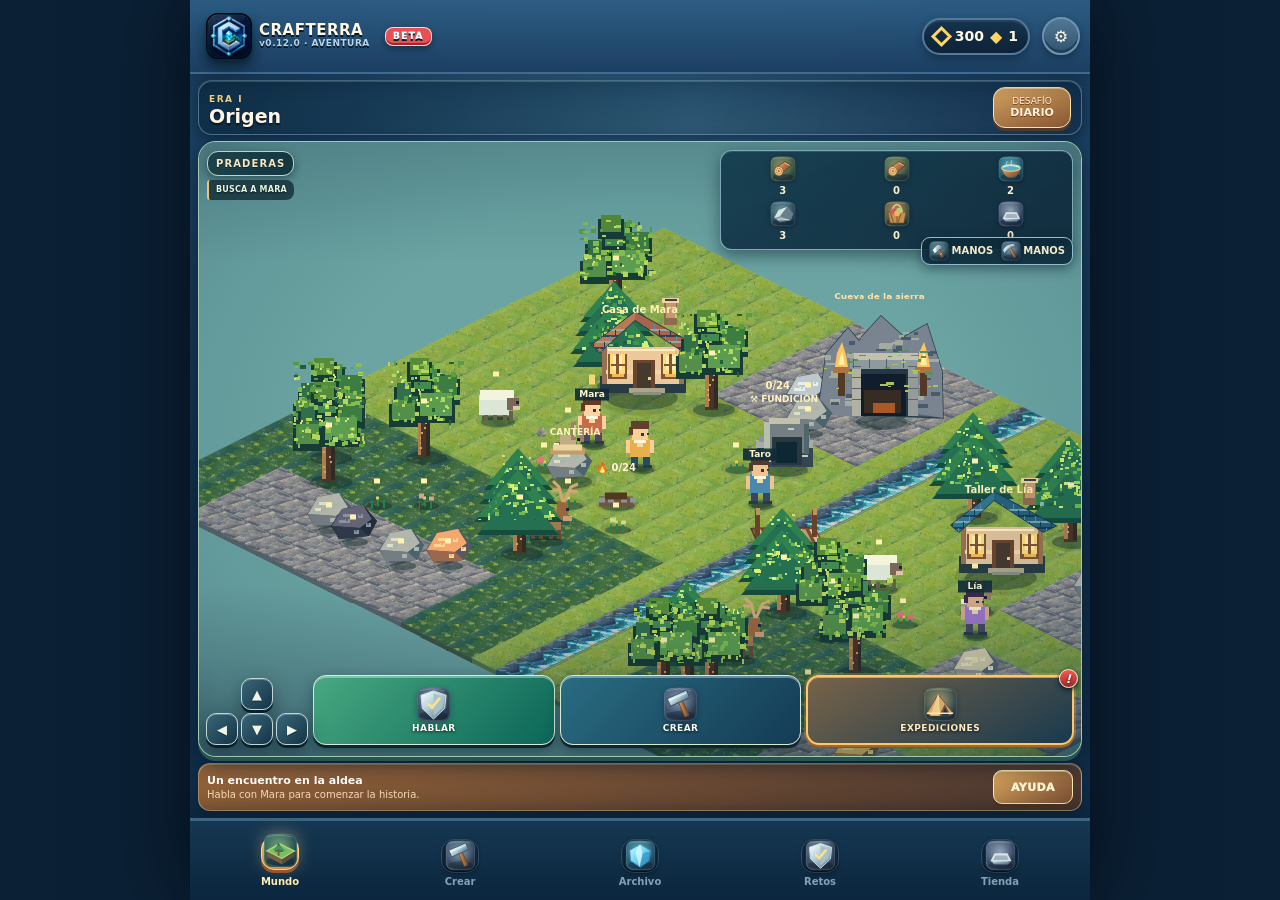
<file: index.html>
<!doctype html><html lang="es"><head><meta charset="utf-8"><meta name="viewport" content="width=device-width,initial-scale=1,viewport-fit=cover,user-scalable=no"><meta name="theme-color" content="#112b3e"><meta name="description" content="CRAFTERRA — De una piedra a las estrellas."><link rel="manifest" href="manifest.webmanifest"><link rel="icon" type="image/png" sizes="64x64" href="assets/favicon-64.png"><link rel="apple-touch-icon" href="assets/apple-touch-icon.png"><link rel="stylesheet" href="css/game.css?v=0.2.32-visualb1"><link rel="stylesheet" href="css/adventure-world.css?v=0.8.0-premium3"><link rel="stylesheet" href="css/craft-layout.css?v=0.8.2"><link rel="stylesheet" href="css/world-premium.css?v=0.11.3"><link rel="stylesheet" href="css/mission-guide.css?v=0.12.0"><title>CRAFTERRA</title></head><body>
<div id="splash"><div class="splash-brand"><img src="assets/crafterra-emblem.png" alt="CRAFTERRA"><strong>CRAFTERRA</strong><small>DE UNA PIEDRA A LAS ESTRELLAS</small></div><div class="loader"></div></div>
<div id="app" hidden><header><button class="brand" data-view="world"><img src="assets/crafterra-emblem.png" alt=""><span>CRAFTERRA<small>v0.12.0 · AVENTURA</small></span><b class="beta-badge">BETA</b></button><div class="wallet"><span class="coin"></span><b id="coins">0</b><span>◆</span><b id="level">1</b></div><button class="iconbtn" id="settingsBtn" aria-label="Ajustes">⚙</button></header>
<main><section id="view-world" class="view active"><div class="world-head"><div><small id="eraLabel">ERA I</small><h1 id="eraName">Naturaleza</h1><p id="missionHint">Explora el valle y habla con sus habitantes.</p></div><button id="dailyBtn" class="daily">DESAFÍO<br><b>DIARIO</b></button></div><div id="world" class="adventure-world" aria-label="Mundo isométrico interactivo"></div><div id="questStrip" class="adventure-quest"></div><section id="ironGuidePanel" role="dialog" aria-label="Guía de misión" aria-modal="false" class="quest-guide-sheet" hidden></section><section id="expeditionPanel" class="expedition-panel" role="dialog" aria-label="Expediciones" aria-modal="false" hidden></section></section>
<section id="view-craft" class="view"><div class="panel-title"><div><small>TALLER</small><h2>Laboratorio de ideas</h2></div><div class="craft-header-tools"><button id="recipesBtn" type="button">📖 Recetas</button><button id="clearBoard">Limpiar</button></div></div><div id="stationBar" aria-label="Estaciones de fabricación"></div><div id="craftBoard" aria-label="Mesa de fabricación de dos ingredientes"><p class="board-help">ELIGE DOS MATERIALES</p><div class="craft-slots" aria-hidden="true"><div class="craft-slot"><span>1</span><small>INGREDIENTE</small></div><div class="craft-slot"><span>2</span><small>INGREDIENTE</small></div></div><button id="combineBoard" class="craft-combine" disabled type="button">⚒ FUSIONAR</button></div><div class="inventory"><div class="inventory-head"><div class="inventory-heading"><b>MATERIALES</b><small id="inventoryCount"></small></div><select id="inventoryFilter" aria-label="Mostrar materiales"><option value="owned">Disponibles</option><option value="all">Descubiertos</option></select><input id="itemSearch" placeholder="Buscar..." aria-label="Buscar material"></div><div id="inventoryGrid"></div><p id="inventoryEmpty" hidden>No hay materiales que coincidan.</p></div></section>
<section id="view-book" class="view"><div class="panel-title"><div><small>ARCHIVO DEL INVENTOR</small><h2>Enciclopedia</h2></div><b id="bookCount"></b></div><div class="book-tabs"><button class="selected" data-book-mode="items">Objetos</button><button data-book-mode="hints">Mis pistas <span id="hintBookCount">0</span></button></div><div id="filters" class="filters"></div><div id="bookGrid" class="book-grid"></div><div id="hintLibrary" class="hint-library" hidden></div></section>
<section id="view-goals" class="view"><div class="panel-title"><div><small>RUMBO AL FUTURO</small><h2>Misiones y puzles</h2></div></div><div class="tabs"><button class="selected" data-goal="missions">Misiones</button><button data-goal="puzzles">Puzles</button><button data-goal="collections">Colecciones</button><button data-goal="achievements">Logros</button></div><div id="goalsList"></div></section>
<section id="view-shop" class="view"><div class="panel-title"><div><small>SUMINISTROS</small><h2>Tienda del inventor</h2></div></div><div id="shopList"></div></section></main>
<nav><button data-view="world" class="active"><i>⌂</i>Mundo</button><button data-view="craft"><i>◇</i>Crear</button><button data-view="book"><i>▦</i>Archivo</button><button data-view="goals"><i>★</i>Retos</button><button data-view="shop"><i>◆</i>Tienda</button></nav></div>
<div id="modal" class="modal" hidden><div class="modal-card"><button id="modalClose" class="close">×</button><div id="modalBody"></div></div></div><div id="toast"></div>
<script>
window.__CRAF_BOOT_OK=false;
window.addEventListener('error',function(e){window.__CRAF_LAST_ERROR=(e&&e.message)||'Error de carga';});
window.addEventListener('unhandledrejection',function(e){window.__CRAF_LAST_ERROR=(e&&e.reason&&e.reason.message)||String(e&&e.reason||'Error asíncrono');});
setTimeout(async function(){
 if(window.__CRAF_BOOT_OK)return;
 const splash=document.getElementById('splash');
 if(!splash)return;
 const repaired=sessionStorage.getItem('crafterra-repair-020');
 if(!repaired){
  sessionStorage.setItem('crafterra-repair-020','1');
  try{if('serviceWorker' in navigator){const regs=await navigator.serviceWorker.getRegistrations();await Promise.all(regs.map(r=>r.unregister()))}}catch(_){}
  try{if('caches' in window){const ks=await caches.keys();await Promise.all(ks.map(k=>caches.delete(k)))}}catch(_){}
  const u=new URL(location.href);u.searchParams.set('repair','019-'+Date.now());location.replace(u.href);return;
 }
 splash.innerHTML='<div style="max-width:320px;padding:24px;text-align:center;color:#fff;font-family:system-ui"><img src="assets/crafterra-emblem.png?v=0.2.4" alt="" style="width:96px;border-radius:22px"><h2 style="margin:14px 0 8px">No se pudo iniciar CRAFTERRA</h2><p style="opacity:.8;font-size:14px">La caché ya fue reparada. Vuelve a cargar esta página. Si persiste, abre la versión con <b>?repair=1</b>.</p><small style="opacity:.55">'+(window.__CRAF_LAST_ERROR||'Módulo principal no iniciado')+'</small></div>';
},5000);
</script><script type="module" src="js/app.js?v=0.12.0-guide"></script></body></html>
</file>
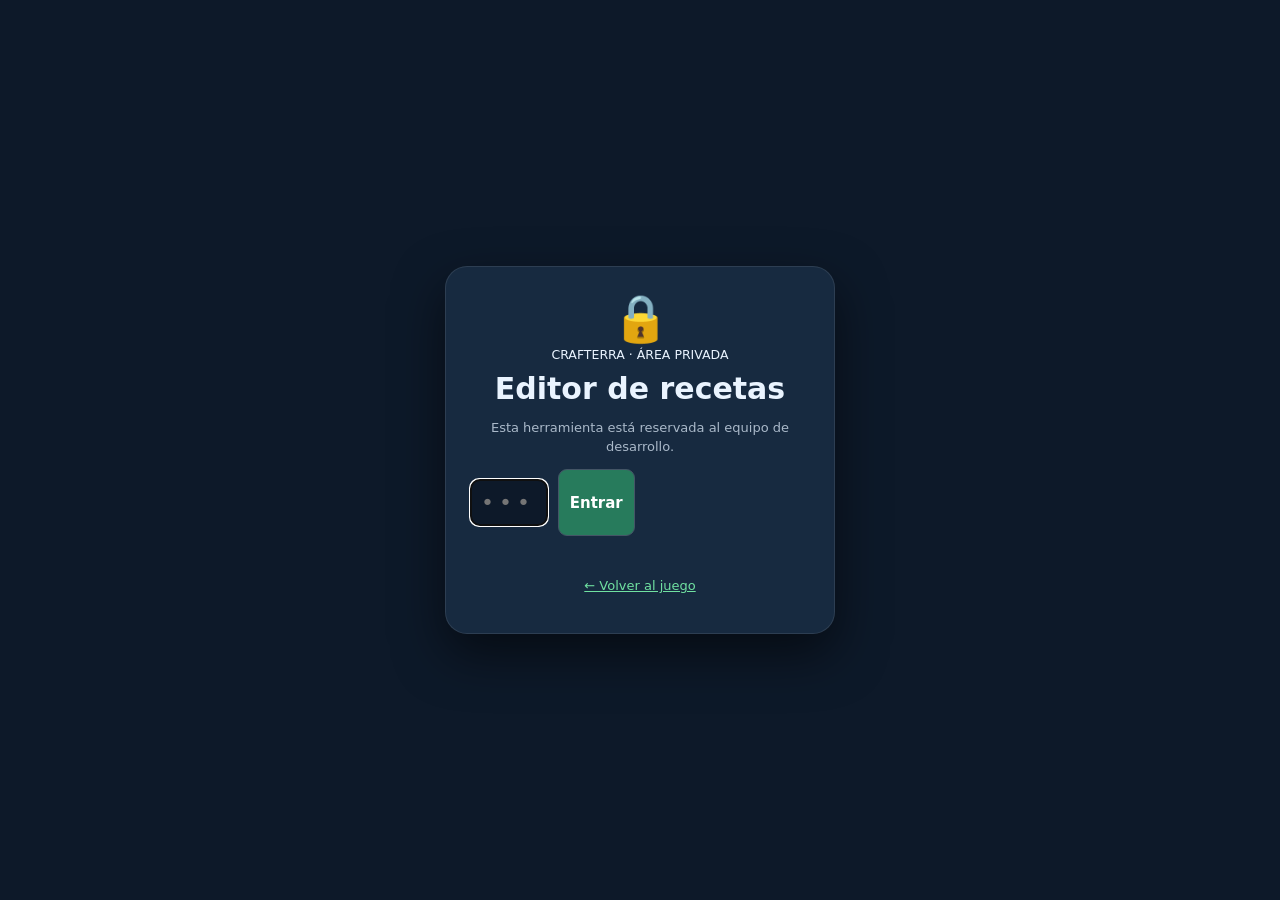
<file: tools/recipe-editor.html>
<!doctype html><html lang="es"><head><meta charset="utf-8"><meta name="viewport" content="width=device-width,initial-scale=1"><title>Editor de recetas · CRAFTERRA</title><style>body{font:15px system-ui;background:#0d1929;color:#eaf4ff;max-width:1100px;margin:auto;padding:24px}a{color:#70e1a1}header{display:flex;justify-content:space-between}section{background:#172a40;padding:18px;border-radius:18px;margin:15px 0}label{display:grid;gap:5px}form{display:grid;grid-template-columns:repeat(4,1fr);gap:10px}input,select,button,textarea{font:inherit;padding:10px;border-radius:9px;border:1px solid #456;background:#0d1929;color:white}button{background:#277b5c}table{width:100%;border-collapse:collapse}td,th{text-align:left;padding:8px;border-bottom:1px solid #ffffff18}.bad{color:#ff8b83}.good{color:#70e1a1}#editorGate{min-height:calc(100vh - 48px);display:grid;place-items:center}
.gate-card{width:min(390px,100%);box-sizing:border-box;background:#172a40;border:1px solid #ffffff18;border-radius:22px;padding:24px;box-shadow:0 20px 50px #0008;text-align:center}
.gate-card .lock{font-size:46px}.gate-card h1{margin:8px 0}.gate-card p{color:#aab9c9;font-size:13px;line-height:1.45}
.gate-card input{width:100%;box-sizing:border-box;text-align:center;font-size:22px;letter-spacing:5px;margin:10px 0}
.gate-card button{width:100%;font-weight:800}.gate-error{min-height:20px;color:#ff8b83;font-size:12px;margin-top:8px}
#editorApp[hidden]{display:none!important}
@media(max-width:700px){form{grid-template-columns:1fr 1fr}table{font-size:11px}}</style></head><body>
<div id="editorGate">
  <div class="gate-card">
    <div class="lock">🔒</div>
    <small>CRAFTERRA · ÁREA PRIVADA</small>
    <h1>Editor de recetas</h1>
    <p>Esta herramienta está reservada al equipo de desarrollo.</p>
    <form id="gateForm">
      <input id="gatePassword" type="password" inputmode="numeric" pattern="[0-9]*" maxlength="12" autocomplete="off" placeholder="••••••" aria-label="Contraseña">
      <button type="submit">Entrar</button>
    </form>
    <div id="gateError" class="gate-error"></div>
    <p><a href="../index.html">← Volver al juego</a></p>
  </div>
</div>
<div id="editorApp" hidden><header><div><small>HERRAMIENTA OFFLINE</small><h1>Editor de recetas</h1></div><a href="../index.html">← Volver al juego</a></header><section><form id="form"><label>Ingrediente A<select id="a"></select></label><label>Ingrediente B<select id="b"></select></label><label>Resultado<select id="result"></select></label><label>Estación<select id="station"></select></label><label>XP<input id="xp" type="number" min="0" value="20"></label><label>Monedas<input id="reward" type="number" min="0" value="25"></label><label>Rareza<select id="rarity"><option>COMÚN</option><option>INUSUAL</option><option>RARO</option><option>ÉPICO</option><option>LEGENDARIO</option><option>SECRETO</option></select></label><label>Era<input id="era" type="number" min="1" max="7" value="1"></label><button type="submit">Añadir receta local</button><button type="button" id="validate">Validar y balancear</button><button type="button" id="export">Exportar JSON</button><button type="button" id="clear">Descartar cambios</button></form></section><section><h2>Informe</h2><div id="report"></div></section><section><h2>Recetas <span id="count"></span></h2><table><thead><tr><th>ID</th><th>Ingredientes</th><th>Resultado</th><th>Era</th><th>Economía</th></tr></thead><tbody id="rows"></tbody></table></section></div>
<script type="module">
const EXPECTED='d261aa3454b76eb8e8b2fd179bd1239532c00c1478983ac51dd351696e42e14a';
const gate=document.getElementById('editorGate');
const app=document.getElementById('editorApp');
const form=document.getElementById('gateForm');
const input=document.getElementById('gatePassword');
const error=document.getElementById('gateError');

async function digest(value){
  const data=new TextEncoder().encode(value);
  const hash=await crypto.subtle.digest('SHA-256',data);
  return [...new Uint8Array(hash)].map(b=>b.toString(16).padStart(2,'0')).join('');
}
async function unlock(){
  gate.hidden=true;
  app.hidden=false;
  sessionStorage.setItem('crafterra-editor-unlocked','1');
  await import('./editor.js?v=0.2.13');
}
form.addEventListener('submit',async e=>{
  e.preventDefault();
  error.textContent='';
  const entered=await digest(input.value);
  if(entered===EXPECTED){
    await unlock();
  }else{
    input.value='';
    input.focus();
    error.textContent='Contraseña incorrecta.';
  }
});
if(sessionStorage.getItem('crafterra-editor-unlocked')==='1')unlock();
else setTimeout(()=>input.focus(),50);
</script>
</body></html>
</file>
<file: css/game.css>
:root{--ink:#eaf4ff;--muted:#8ca2b9;--panel:#17273b;--panel2:#20364c;--green:#67dfa1;--gold:#ffc65b;--nav:76px}*{box-sizing:border-box}html,body{margin:0;height:100%;background:#0b1524;color:var(--ink);font-family:Inter,ui-rounded,"SF Pro Rounded",system-ui,sans-serif;overflow:hidden}button,input{font:inherit}button{color:inherit}#splash{position:fixed;inset:0;z-index:99;background:radial-gradient(circle at 50% 30%,#244767,#0b1524 70%);display:grid;place-content:center;text-align:center}#splash img{width:min(82vw,500px)}.loader{width:110px;height:4px;background:#20364c;margin:32px auto;border-radius:5px;overflow:hidden}.loader:after{content:"";display:block;width:40%;height:100%;background:var(--green);animation:load .7s infinite alternate}@keyframes load{to{transform:translateX(160%)}}#app{height:100%;max-width:900px;margin:auto;background:linear-gradient(#112138,#0b1524);position:relative}header{height:70px;display:flex;align-items:center;padding:8px 14px;gap:12px;border-bottom:1px solid #ffffff12}.brand{border:0;background:none;display:flex;align-items:center;gap:8px;text-align:left;font-weight:900;letter-spacing:1px}.brand img{width:42px}.brand small{display:block;color:var(--muted);font-size:9px}.wallet{margin-left:auto;display:flex;gap:6px;align-items:center;background:#091525;padding:8px 11px;border-radius:18px}.wallet span{color:var(--gold)}.coin{width:15px;height:15px;border:3px solid var(--gold);transform:rotate(45deg);display:inline-block}.iconbtn{border:0;background:#20364c;border-radius:50%;width:38px;height:38px}main{height:calc(100% - 70px - var(--nav));overflow:hidden}.view{display:none;height:100%;overflow:auto;padding:16px}.view.active{display:block}.world-head,.panel-title{display:flex;justify-content:space-between;align-items:center}.world-head h1,.panel-title h2{margin:2px 0;font-size:25px}.world-head small,.panel-title small{color:var(--green);font-weight:900;letter-spacing:2px}.world-head p{margin:3px 0;color:var(--muted)}.daily{border:1px solid #5ccf98;background:#173d3b;border-radius:15px;padding:10px;color:#aaf4cf;font-size:10px}.daily b{font-size:14px}#world{height:min(48vh,440px);position:relative;margin:18px 0;background:linear-gradient(#5186ba 0 54%,#254968 54%);border-radius:28px;overflow:hidden;box-shadow:inset 0 0 60px #0b152477}.sky:after{content:"";position:absolute;width:70px;height:70px;right:12%;top:10%;border-radius:50%;background:#ffe798;box-shadow:0 0 40px #ffe79888}#worldTiles{position:absolute;left:50%;top:54%;transform:translate(-50%,-50%) rotateX(58deg) rotateZ(45deg);width:310px;height:310px}#worldTiles i{position:absolute;left:calc(var(--x)*20%);top:calc(var(--y)*20%);width:21%;height:21%;background:#4fa66d;border:1px solid #81d493;box-shadow:inset -9px -9px #307a55}.building{position:absolute;left:calc(13% + var(--x)*15%);top:calc(38% + var(--y)*10%);border:0;background:none;filter:drop-shadow(0 10px 4px #10203066);z-index:2}.building small{display:block;background:#102033cc;border-radius:8px;padding:2px 5px;font-size:9px}#questStrip{background:linear-gradient(100deg,#234259,#1b334b);border:1px solid #ffffff16;border-radius:18px;padding:13px 16px;display:grid;grid-template-columns:1fr auto;box-shadow:0 10px 24px #0003}#questStrip span{color:var(--muted);font-size:12px}#questStrip strong{grid-row:1/3;grid-column:2;color:var(--gold);align-self:center}.panel-title button,.tabs button,.filters button,#stationBar button{background:#20364c;border:0;border-radius:12px;padding:9px 12px}.inventory{background:#101f32;border-radius:22px;padding:12px;margin-top:12px}.inventory-head{display:flex;justify-content:space-between;align-items:center}.inventory-head input{width:40%;background:#0b1728;border:1px solid #ffffff18;border-radius:12px;padding:8px;color:white}#inventoryGrid{display:grid;grid-template-columns:repeat(5,1fr);gap:7px;max-height:185px;overflow:auto;margin-top:10px}.item{border:0;background:#1b3046;border-radius:14px;padding:8px 2px}.item small{display:block;white-space:nowrap;overflow:hidden;text-overflow:ellipsis;font-size:10px}.voxel{--c:#64d9a0;display:inline-block;width:44px;height:44px;background:var(--c);clip-path:polygon(50% 0,95% 22%,95% 72%,50% 100%,5% 72%,5% 22%);position:relative;box-shadow:inset -12px -10px #0002}.voxel:before{content:"";position:absolute;inset:0;background:#fff3;clip-path:polygon(50% 0,95% 22%,50% 48%,5% 22%)}.voxel i{position:absolute;left:44%;top:38%;width:12%;height:28%;background:#fff9;border-radius:2px}.piece .voxel,.discovery .voxel,.detail .voxel{width:62px;height:62px}.discovery .voxel{width:105px;height:105px}#stationBar{display:flex;gap:7px;overflow:auto;margin:10px 0}#stationBar button{white-space:nowrap;font-size:12px}#craftBoard{height:38vh;min-height:250px;position:relative;border-radius:25px;background:radial-gradient(circle,#31516b,#172b43);border:2px solid #ffffff0c;overflow:hidden}.board-help{text-align:center;color:#8ca2b9;font-size:12px}.piece{position:absolute;left:var(--x);top:var(--y);transform:translate(-50%,-50%);background:#10243bd9;border:1px solid #ffffff18;border-radius:17px;padding:8px;touch-action:none;z-index:3;transition:filter .15s}.piece.held{filter:drop-shadow(0 18px 9px #0008);z-index:8}.piece small{display:block;font-size:9px;max-width:75px}.filters,.tabs{display:flex;gap:7px;overflow:auto;margin:14px 0}.filters button,.tabs button{white-space:nowrap;color:var(--muted)}.filters .selected,.tabs .selected{background:#28604e;color:#b5f5d4}.book-grid{display:grid;grid-template-columns:repeat(3,1fr);gap:10px}.card{height:120px;border:1px solid #ffffff0e;background:#172a3f;border-radius:17px;display:grid;place-items:center;padding:10px}.card b{font-size:12px}.card small{font-size:9px;color:var(--green)}.card.locked{opacity:.48;filter:saturate(0)}.unknown{font-size:33px;color:#607086}.goal,.offer{display:flex;align-items:center;gap:12px;background:#172a3f;border:1px solid #ffffff0e;border-radius:17px;padding:14px;margin:9px 0}.goal>span{width:35px;height:35px;display:grid;place-items:center;background:#263e56;border-radius:50%;font-size:20px}.goal.done>span{background:#2d815d}.goal div,.offer div{flex:1}.goal small,.offer small{display:block;color:var(--muted);margin-top:3px}.goal strong{color:var(--gold);font-size:12px}.goal button,.offer button,.primary{border:0;background:#2b8060;padding:8px 12px;border-radius:10px}.shopicon{font-size:32px;color:var(--gold)}nav{position:absolute;bottom:0;left:0;right:0;height:var(--nav);padding-bottom:env(safe-area-inset-bottom);display:grid;grid-template-columns:repeat(5,1fr);background:#101e30ee;border-top:1px solid #ffffff13;backdrop-filter:blur(14px)}nav button{border:0;background:none;color:#71869d;font-size:10px}nav button i{display:block;font-style:normal;font-size:24px;margin-bottom:4px}nav button.active{color:var(--green)}.modal{position:fixed;inset:0;background:#050b13cc;z-index:20;display:grid;place-items:center;padding:20px}.modal[hidden]{display:none}.modal-card{width:min(92vw,480px);max-height:85vh;overflow:auto;background:linear-gradient(#203b55,#12243a);border:1px solid #ffffff20;border-radius:28px;padding:28px;position:relative;text-align:center;box-shadow:0 30px 80px #0008}.close{position:absolute;right:13px;top:12px;border:0;background:#ffffff10;border-radius:50%;width:32px;height:32px;font-size:22px}.discovery small{display:block;color:var(--green);font-weight:900;letter-spacing:2px;margin-top:12px}.discovery h2{font-size:32px;margin:7px}.discovery strong{color:var(--gold)}.detail p{color:#b6c6d6}.settings{display:grid;gap:10px}.settings button,.settings a{background:#25435c;color:white;border:0;border-radius:12px;padding:12px;text-decoration:none}.primary{margin:20px auto;display:block}#toast{position:fixed;left:50%;bottom:100px;transform:translate(-50%,30px);background:#effff7;color:#153629;padding:11px 18px;border-radius:22px;font-weight:800;opacity:0;pointer-events:none;transition:.25s;z-index:50;white-space:nowrap}#toast.show{opacity:1;transform:translate(-50%,0)}@media(min-width:700px){#inventoryGrid{grid-template-columns:repeat(8,1fr)}.book-grid{grid-template-columns:repeat(5,1fr)}}@media(prefers-reduced-motion:reduce){*{animation:none!important;transition:none!important}}

/* v0.1.4 descriptive inventory art */
.item-art,.item-glyph{display:inline-grid;place-items:center;width:58px;height:58px;vertical-align:middle}.item-art img{width:100%;height:100%;object-fit:contain;border-radius:0;filter:drop-shadow(0 7px 5px #0008);pointer-events:none}.item-glyph{font-size:38px;line-height:1;filter:drop-shadow(0 7px 5px #0008)}.piece .item-art,.piece .item-glyph,.detail .item-art,.detail .item-glyph{width:72px;height:72px}.piece .item-glyph,.detail .item-glyph{font-size:50px}.discovery .item-art,.discovery .item-glyph{width:112px;height:112px}.discovery .item-glyph{font-size:78px}.item{min-height:92px}.item .item-art,.item .item-glyph{margin:auto}.building .item-art,.building .item-glyph{width:54px;height:54px}.building .item-glyph{font-size:38px}

.expedition-panel{margin:14px 0 8px;background:linear-gradient(135deg,#1a3548,#162a3d);border:1px solid #ffffff18;border-radius:20px;padding:15px;box-shadow:0 12px 30px #0003}.exp-head{display:flex;align-items:center;justify-content:space-between}.exp-head small,.exp-modal>small{color:var(--green);font-weight:900;letter-spacing:1.4px}.exp-head h3{margin:3px 0;font-size:18px}.exp-head>span{font-size:30px}.expedition-panel p,.muted{color:var(--muted);font-size:12px}.exp-meta{display:flex;justify-content:space-between;gap:10px;font-size:11px;color:#c9d7e5}.exp-open{width:100%;margin:13px 0 0}.exp-status{width:34px;height:34px;border-radius:50%;display:grid;place-items:center;background:#29465e}.exp-status.ready{background:#2b8060;color:#d8ffec}.exp-timer{margin:10px 0;background:#091827;border-radius:13px;padding:10px;font-weight:900;text-align:center;color:#b9ffdb;font-variant-numeric:tabular-nums}.exp-timer.big{font-size:28px;padding:18px}.exp-modal{text-align:left}.exp-modal h2{margin:6px 0 8px}.exp-big{font-size:54px;display:block;text-align:center}.exp-destinations{display:grid;gap:9px;margin-top:15px}.exp-destination{width:100%;display:flex;align-items:center;gap:12px;text-align:left;border:1px solid #ffffff13;background:#172d43;border-radius:15px;padding:12px}.exp-destination>span{font-size:28px}.exp-destination div{flex:1}.exp-destination small{display:block;color:var(--muted);margin-top:3px}.exp-destination.locked{opacity:.48}.equipment-card{display:flex;align-items:center;gap:12px;background:#10273a;border-radius:15px;padding:12px;margin:14px 0}.equipment-card>span{font-size:27px}.equipment-card small{display:block;color:var(--muted)}.duration-grid{display:grid;grid-template-columns:repeat(2,1fr);gap:9px}.duration-grid button{border:1px solid #ffffff16;background:#1c3b4e;border-radius:15px;padding:14px;color:white}.duration-grid b,.duration-grid small{display:block}.duration-grid small{color:var(--muted);font-size:10px;margin-top:4px}.loot-list{display:grid;gap:7px;margin:14px 0}.loot-row{display:grid;grid-template-columns:58px 1fr auto;align-items:center;background:#10283b;border-radius:14px;padding:6px 10px}.loot-row .item-art,.loot-row .item-glyph{width:48px;height:48px}.loot-row strong{color:var(--gold);font-size:18px}.reward-ad{width:100%;border:1px solid #7ae2ae;background:#173c35;color:#baffd8;border-radius:13px;padding:12px;font-weight:900}.ad-note{display:block;text-align:center;color:var(--muted);margin-top:6px}.item{position:relative}.item .qty{position:absolute;right:5px;top:5px;background:#0a1725cc;border:1px solid #ffffff16;border-radius:8px;padding:2px 5px;color:#d8ffec;font-size:9px;font-style:normal}
/* v0.2.4 · nuevo emblema dentro del juego */
.splash-brand{display:grid;justify-items:center;gap:8px}.splash-brand img{width:min(46vw,220px)!important;border-radius:34px;box-shadow:0 24px 70px #0009,0 0 55px #18d9ff35}.splash-brand strong{font-size:clamp(28px,8vw,52px);letter-spacing:5px}.splash-brand small{color:#8feeff;letter-spacing:2px;font-weight:800;font-size:10px}.brand img{width:46px;height:46px;object-fit:cover;border-radius:12px;box-shadow:0 5px 14px #0007,0 0 12px #14d9ff33}.brand span{line-height:1.05}

.offer.disabled{opacity:.52}.offer.disabled button{cursor:not-allowed}.shop-confirm>small,.shop-receipt>small{color:var(--green);font-weight:900;letter-spacing:1.2px}.shop-confirm h2,.shop-receipt h2{margin:6px 0 8px}.shop-confirm>p,.shop-receipt>p{color:var(--muted);font-size:13px}.shop-contents{display:grid;gap:7px;margin:14px 0}.shop-line{display:grid;grid-template-columns:48px 1fr auto;align-items:center;gap:8px;background:#10283b;border:1px solid #ffffff10;border-radius:13px;padding:7px 10px}.shop-line .item-art,.shop-line .item-glyph{width:42px;height:42px}.shop-line small{display:block;color:var(--muted);margin-top:2px}.shop-line strong{font-size:17px;color:var(--gold)}.shop-balance{display:flex;justify-content:space-between;align-items:center;background:#0b1c2b;border-radius:12px;padding:10px 12px;margin:8px 0}.shop-balance.after{border:1px solid #ffffff12}.shop-balance span{color:var(--muted);font-size:12px}.shop-balance b{color:#fff}.shop-confirm .primary,.shop-receipt .primary{width:100%;margin-top:12px}.shop-cancel{width:100%;margin-top:7px;background:transparent;border:1px solid #ffffff18;color:var(--muted);border-radius:12px;padding:11px;font-weight:800}

.beta-badge{
  display:inline-flex;
  align-items:center;
  justify-content:center;
  margin-left:8px;
  padding:3px 7px;
  border:1px solid rgba(255,255,255,.78);
  border-radius:7px;
  color:#fff;
  background:rgba(255,255,255,.08);
  font-size:10px;
  font-weight:950;
  letter-spacing:1.35px;
  line-height:1;
  text-transform:uppercase;
  flex:0 0 auto;
}

.hint-eligibility{display:grid;gap:5px;margin:12px 0;padding:10px 12px;border-radius:12px;background:#10283b;border:1px solid #ffffff10}.hint-eligibility span{font-size:11px;color:#baffd8;font-weight:800}

.book-tabs{display:grid;grid-template-columns:1fr 1fr;gap:8px;margin:0 0 12px}.book-tabs button{border:1px solid #ffffff14;background:#10283b;color:var(--muted);border-radius:12px;padding:10px;font-weight:900}.book-tabs button.selected{background:#1c4655;color:#fff;border-color:#79dfad66}.book-tabs span{display:inline-grid;place-items:center;min-width:20px;height:20px;margin-left:4px;padding:0 5px;border-radius:10px;background:#ffffff12;color:#fff;font-size:10px}.hint-library{display:grid;gap:10px;padding-bottom:18px}.hint-note{background:linear-gradient(145deg,#142e43,#102438);border:1px solid #ffffff12;border-radius:16px;padding:13px;box-shadow:0 8px 20px #0002}.hint-note.solved{border-color:#75dfaa44}.hint-note-head{display:flex;align-items:center;gap:10px}.hint-note-head>span{font-size:27px}.hint-note-head>div{flex:1}.hint-note-head small{display:block;color:var(--green);font-size:9px;font-weight:900;letter-spacing:1px}.hint-note-head b{display:block;margin-top:2px}.hint-note-head strong{color:#9cffc8;font-size:20px}.hint-note p{font-size:14px;line-height:1.45;margin:12px 0;color:#eef7ff}.hint-note-meta{display:flex;justify-content:space-between;gap:10px;border-top:1px solid #ffffff0d;padding-top:9px;font-size:10px}.hint-note-meta span{color:var(--muted)}.hint-note-meta b{text-align:right;color:#cfe6f5}.hint-empty{text-align:center;padding:35px 20px;background:#10283b;border-radius:16px;border:1px dashed #ffffff20}.hint-empty>span{font-size:44px}.hint-empty h3{margin:9px 0 5px}.hint-empty p{color:var(--muted);font-size:12px}

#bookGrid[hidden],#hintLibrary[hidden],#filters[hidden]{display:none!important}

.reward-layer{position:fixed;z-index:9999;left:0;right:0;top:max(82px,calc(env(safe-area-inset-top) + 64px));display:grid;justify-items:center;pointer-events:none;padding:0 14px}
.reward-pop{width:min(430px,calc(100vw - 28px));box-sizing:border-box;display:grid;grid-template-columns:54px 1fr;gap:12px;align-items:center;padding:13px 15px;border-radius:18px;background:linear-gradient(135deg,#14364bfa,#102a3dfa);border:1px solid #ffffff22;box-shadow:0 18px 50px #0009;transform:translateY(-24px) scale(.96);opacity:0;transition:transform .28s ease,opacity .28s ease;backdrop-filter:blur(16px)}
.reward-pop.show{transform:translateY(0) scale(1);opacity:1}
.reward-pop.collection{border-color:#f3c75d88}
.reward-pop.achievement{border-color:#80e8b488}
.reward-symbol{width:50px;height:50px;border-radius:15px;display:grid;place-items:center;font-size:29px;background:#ffffff10}
.reward-copy{display:grid;gap:2px}
.reward-copy small{font-size:9px;letter-spacing:1.25px;font-weight:950;color:#75e5ac}
.reward-pop.collection .reward-copy small{color:#ffd76f}
.reward-copy b{font-size:16px;color:#fff}
.reward-copy span{font-size:12px;font-weight:900;color:#ffd86b}
.wallet.reward-pulse{animation:walletRewardPulse .65s ease}
@keyframes walletRewardPulse{0%,100%{transform:scale(1)}35%{transform:scale(1.09);filter:brightness(1.45)}65%{transform:scale(1.04)}}

.reward-pop.mission{border-color:#78bdf088}
.reward-pop.mission .reward-copy small{color:#8ed0ff}

.daily-run{margin:0 0 12px;padding:11px 12px;border-radius:15px;border:1px solid #76e3ad66;background:linear-gradient(135deg,#173c3d,#173048);display:grid;grid-template-columns:1fr auto 34px;gap:10px;align-items:center}.daily-run[hidden]{display:none!important}.daily-run div{display:grid;gap:2px}.daily-run small{font-size:9px;font-weight:950;letter-spacing:1.1px;color:#76e3ad}.daily-run b{font-size:14px}.daily-run span{font-size:10px;color:var(--muted)}.daily-run>strong{color:#ffd66d}.daily-run>button{width:32px;height:32px;border:0;border-radius:50%;background:#ffffff12;color:#fff;font-size:20px}.daily-rules{display:grid;gap:7px;margin:14px 0;padding:12px;border-radius:13px;background:#10283b}.daily-rules span{font-size:12px;color:#baffd8}.daily-result{text-align:center}.daily-result>small{color:var(--green);font-weight:950;letter-spacing:1.2px}.daily-result h2{margin:7px 0}.daily-result>p{color:#dce9f4}.daily-result>strong{display:block;color:var(--muted);font-size:12px;margin:12px 0}.daily-result.success h2{color:#baffd8}.daily-result.fail h2{color:#ffd089}.reward-pop.daily{border-color:#7adfb288}.reward-pop.daily .reward-copy small{color:#8ff4bf}

.detail-stock{display:flex;justify-content:space-between;align-items:center;margin:10px 0;padding:9px 11px;background:#10283b;border-radius:11px;color:var(--muted);font-size:12px}.detail-stock strong{color:#fff;font-size:16px}.known-recipe{color:#caffdf}.direct-card{margin-top:15px;padding:13px;border-radius:15px;background:linear-gradient(135deg,#173a43,#17314b);border:1px solid #75e5ac55}.direct-card>small,.direct-modal>small{display:block;color:var(--green);font-weight:950;letter-spacing:1.1px;font-size:9px}.direct-card>b{display:block;margin:4px 0;font-size:16px}.direct-card>p,.direct-modal>p{color:var(--muted);font-size:12px;line-height:1.4}.direct-card .primary{width:100%;margin-top:8px}.direct-title{display:flex;align-items:center;gap:12px;margin:7px 0 12px}.direct-title .item-art,.direct-title .item-glyph{width:68px;height:68px}.direct-title h2{margin:0}.direct-title span{color:var(--muted);font-size:11px}.direct-cost{display:grid;gap:7px;margin:9px 0 13px}.direct-cost>div{display:grid;grid-template-columns:46px 1fr auto;gap:8px;align-items:center;padding:7px 9px;border-radius:12px;background:#10283b}.direct-cost .item-art,.direct-cost .item-glyph{width:42px;height:42px}.direct-cost span{display:grid}.direct-cost small{color:var(--muted);font-size:9px}.direct-cost strong{color:#ffd56a;font-size:16px}.direct-missing{display:flex;flex-wrap:wrap;gap:6px;margin:8px 0 12px}.direct-missing small{width:100%;color:#ffb48f;font-weight:900}.direct-missing span{padding:5px 8px;border-radius:9px;background:#5a2b263d;color:#ffd2bf;font-size:11px}.direct-modal .primary{width:100%;margin-top:9px}.direct-modal .primary:disabled{opacity:.45}.direct-chain-btn{width:100%;margin-top:7px;padding:10px;border-radius:11px;border:1px solid #ffffff18;background:transparent;color:#b9c9d8;font-weight:800}.recipe-chain{display:grid;gap:6px;margin:14px 0}.chain-line{padding:8px 10px 8px calc(10px + var(--depth)*8px);border-radius:10px;background:#10283b;display:flex;justify-content:space-between;gap:9px;font-size:11px}.chain-line span{color:var(--muted)}.chain-line b{color:#d8ffeb;text-align:right}

.direct-routes{display:grid;gap:11px;margin:13px 0}.direct-route{padding:12px;border-radius:15px;background:#10283b;border:1px solid #ffffff13}.direct-route.available{border-color:#68dba44a}.direct-route.blocked{opacity:.74}.route-head{display:flex;justify-content:space-between;align-items:center;margin-bottom:8px}.route-head div{display:grid}.route-head small{font-size:8px;letter-spacing:1.2px;color:var(--green);font-weight:950}.route-head b{font-size:13px}.route-head>strong{font-size:18px;color:#9df6c2}.direct-route.blocked .route-head>strong{color:#ffbe98}.route-materials{display:grid;gap:5px}.route-mat{display:grid;grid-template-columns:42px 1fr auto;gap:8px;align-items:center;padding:6px 8px;border-radius:11px;background:#0c2132}.route-mat .item-art,.route-mat .item-glyph{width:38px;height:38px}.route-mat span{display:grid}.route-mat small{font-size:9px;color:var(--muted)}.route-mat strong{color:#ffd36b}.route-mat.short{outline:1px solid #ff9f7960}.route-mat.short strong{color:#ffb28e}.auto-steps{display:flex;flex-wrap:wrap;gap:5px;margin:8px 0}.auto-steps>small{width:100%;font-size:8px;color:#88caff;font-weight:950;letter-spacing:1px}.auto-steps span{font-size:10px;padding:5px 7px;border-radius:8px;background:#173a54;color:#cdeaff}.missing-row{width:100%;display:flex;align-items:center;justify-content:space-between;gap:8px;padding:5px 0}.missing-row>button{border:1px solid #ffb58c66;background:#4a2b25;color:#ffd8c5;border-radius:9px;padding:6px 9px;font-size:10px;font-weight:900}.direct-route .primary{width:100%;margin-top:9px}

.mastery-card{margin:14px 0;padding:13px;border-radius:15px;background:linear-gradient(135deg,#172f48,#18394b);border:1px solid #7fd8ff38}.mastery-card.max{background:linear-gradient(135deg,#3d3117,#273447);border-color:#ffd66d88}.mastery-head{display:flex;justify-content:space-between;align-items:center}.mastery-head>div{display:grid}.mastery-head small{font-size:8px;letter-spacing:1.15px;color:#8fd4ff;font-weight:950}.mastery-card.max .mastery-head small{color:#ffd66d}.mastery-head b{font-size:15px;margin-top:2px}.mastery-head>strong{font-size:20px;color:#9edcff}.mastery-card.max .mastery-head>strong{color:#ffd66d}.mastery-bar{height:7px;margin:10px 0 7px;border-radius:8px;background:#091c2b;overflow:hidden}.mastery-bar i{display:block;height:100%;border-radius:inherit;background:linear-gradient(90deg,#67dba4,#77c8ff)}.mastery-card.max .mastery-bar i{background:linear-gradient(90deg,#f7be4e,#fff0a5)}.mastery-meta{display:flex;justify-content:space-between;gap:8px;font-size:9px}.mastery-meta span{color:var(--muted)}.mastery-meta b{color:#d8f4ff;text-align:right}.mastery-stats{display:flex;gap:10px;margin-top:7px;font-size:9px;color:#8da7ba}.mastery-mini{display:flex;justify-content:space-between;align-items:center;margin:7px 0 11px;padding:7px 9px;border-radius:10px;background:#10283b;font-size:10px}.mastery-mini span{color:#ffd66d;font-weight:900}.mastery-mini b{color:var(--muted)}.batch-picker{margin:10px 0 12px}.batch-picker>small{display:block;color:var(--muted);font-size:8px;font-weight:900;letter-spacing:1px;margin-bottom:6px}.batch-picker>div{display:flex;gap:7px}.batch-picker button{flex:1;padding:9px 8px;border-radius:10px;border:1px solid #ffffff16;background:#10283b;color:#cbd9e5;font-weight:900}.batch-picker button.selected{background:#245c51;border-color:#78dfaf77;color:#fff}.reward-pop.mastery{border-color:#ffd66d88;background:linear-gradient(135deg,#3c321bfa,#17324afa)}.reward-pop.mastery .reward-copy small,.reward-pop.mastery .reward-copy span{color:#ffd66d}

.reward-layer{
  position:fixed;
  z-index:9999;
  inset:0;
  display:grid;
  place-items:center;
  pointer-events:none;
  padding:calc(env(safe-area-inset-top) + 18px) 18px calc(env(safe-area-inset-bottom) + 24px);
  background:rgba(4,12,22,.28);
  backdrop-filter:blur(6px);
}
.reward-layer:empty{display:none}
.reward-pop.premium{
  position:relative;
  width:min(420px,calc(100vw - 36px));
  min-height:310px;
  box-sizing:border-box;
  display:flex;
  flex-direction:column;
  align-items:center;
  justify-content:center;
  text-align:center;
  gap:8px;
  padding:30px 24px 24px;
  border-radius:28px;
  overflow:hidden;
  pointer-events:auto;
  background:
    radial-gradient(circle at 50% 10%,rgba(90,220,255,.18),transparent 38%),
    linear-gradient(155deg,#173552 0%,#10263c 48%,#0a1a2b 100%);
  border:1px solid rgba(151,221,255,.34);
  box-shadow:
    0 28px 80px rgba(0,0,0,.58),
    inset 0 1px 0 rgba(255,255,255,.12),
    0 0 0 1px rgba(65,190,255,.08);
  opacity:0;
  transform:translateY(18px) scale(.94);
  transition:opacity .32s ease,transform .42s cubic-bezier(.22,.9,.26,1);
}
.reward-pop.premium.show{opacity:1;transform:translateY(0) scale(1)}
.reward-pop.premium.hide{opacity:0;transform:translateY(-10px) scale(.97)}
.reward-pop.premium.collection{
  background:
    radial-gradient(circle at 50% 5%,rgba(255,214,96,.22),transparent 38%),
    linear-gradient(155deg,#3b331c 0%,#20344a 50%,#0b1b2b 100%);
  border-color:rgba(255,215,103,.48);
}
.reward-pop.premium.mastery{
  background:
    radial-gradient(circle at 50% 5%,rgba(255,208,92,.24),transparent 40%),
    linear-gradient(155deg,#3b311c 0%,#203148 52%,#0b1b2b 100%);
  border-color:rgba(255,211,104,.5);
}
.reward-pop.premium.daily{
  background:
    radial-gradient(circle at 50% 5%,rgba(103,239,177,.22),transparent 40%),
    linear-gradient(155deg,#193b34 0%,#183247 52%,#0b1b2b 100%);
  border-color:rgba(120,233,180,.48);
}
.reward-pop.premium.mission{
  border-color:rgba(121,193,255,.45);
}
.reward-pop.premium.achievement{
  border-color:rgba(165,226,255,.42);
}
.reward-emblem{
  width:92px;
  height:92px;
  display:grid;
  place-items:center;
  border-radius:26px;
  font-size:48px;
  background:linear-gradient(145deg,rgba(255,255,255,.15),rgba(255,255,255,.04));
  border:1px solid rgba(255,255,255,.18);
  box-shadow:
    inset 0 1px 0 rgba(255,255,255,.18),
    0 14px 35px rgba(0,0,0,.28),
    0 0 30px rgba(97,207,255,.16);
}
.reward-pop.premium>small{
  margin-top:5px;
  color:#7fe8b7;
  font-size:10px;
  font-weight:950;
  letter-spacing:1.7px;
}
.reward-pop.premium.collection>small,
.reward-pop.premium.mastery>small{color:#ffd76d}
.reward-pop.premium h2{
  margin:0;
  max-width:92%;
  font-size:25px;
  line-height:1.1;
  color:#fff;
  text-wrap:balance;
}
.reward-detail{
  margin-top:7px;
  padding:9px 14px;
  border-radius:13px;
  background:rgba(0,0,0,.18);
  color:#ffd66d;
  font-size:15px;
  font-weight:950;
  letter-spacing:.2px;
}
.reward-hint{
  margin-top:12px;
  color:rgba(220,237,248,.58);
  font-size:10px;
  opacity:0;
  transition:opacity .3s ease;
}
.reward-pop.premium.readable .reward-hint{opacity:1}
.reward-close{
  position:absolute;
  top:14px;
  right:14px;
  width:36px;
  height:36px;
  border:0;
  border-radius:50%;
  display:grid;
  place-items:center;
  background:rgba(255,255,255,.08);
  color:#dbeaf5;
  font-size:24px;
  line-height:1;
}
.reward-glow{
  position:absolute;
  width:220px;
  height:220px;
  border-radius:50%;
  top:-120px;
  background:radial-gradient(circle,rgba(102,216,255,.28),rgba(102,216,255,0) 70%);
  filter:blur(10px);
  pointer-events:none;
}
.reward-shine{
  position:absolute;
  inset:-60%;
  background:linear-gradient(115deg,transparent 43%,rgba(255,255,255,.15) 49%,transparent 55%);
  transform:translateX(-55%) rotate(8deg);
  animation:rewardShine 2.2s ease .4s 1;
  pointer-events:none;
}
@keyframes rewardShine{
  0%{transform:translateX(-55%) rotate(8deg)}
  100%{transform:translateX(55%) rotate(8deg)}
}
.wallet.reward-pulse{animation:walletRewardPulse .8s ease}

.reward-layer{
  position:fixed!important;
  z-index:9999!important;
  left:0!important;
  right:0!important;
  top:max(82px,calc(env(safe-area-inset-top) + 66px))!important;
  bottom:auto!important;
  display:grid!important;
  justify-items:center!important;
  place-items:initial!important;
  pointer-events:none!important;
  padding:0 12px!important;
  background:transparent!important;
  backdrop-filter:none!important;
}
.reward-layer:empty{display:none!important}
.reward-pop.compact{
  position:relative;
  width:min(440px,calc(100vw - 24px));
  min-height:0;
  box-sizing:border-box;
  display:grid;
  grid-template-columns:50px 1fr 34px;
  gap:11px;
  align-items:center;
  padding:12px 12px 12px 13px;
  border-radius:18px;
  overflow:hidden;
  pointer-events:auto;
  text-align:left;
  background:
    linear-gradient(120deg,rgba(18,43,64,.98),rgba(12,29,46,.98));
  border:1px solid rgba(112,211,255,.28);
  box-shadow:0 16px 38px rgba(0,0,0,.38),inset 0 1px 0 rgba(255,255,255,.08);
  opacity:0;
  transform:translateY(-16px) scale(.98);
  transition:opacity .26s ease,transform .32s cubic-bezier(.22,.9,.26,1);
}
.reward-pop.compact.show{opacity:1;transform:translateY(0) scale(1)}
.reward-pop.compact.hide{opacity:0;transform:translateY(-10px) scale(.985)}
.reward-pop.compact.collection{
  background:linear-gradient(120deg,#3b3019f7,#172d43f7);
  border-color:rgba(255,210,92,.42);
}
.reward-pop.compact.mastery{
  background:linear-gradient(120deg,#352a1af7,#172d43f7);
  border-color:rgba(255,207,93,.45);
}
.reward-pop.compact.daily{
  background:linear-gradient(120deg,#173b34f7,#172d43f7);
  border-color:rgba(105,232,174,.42);
}
.reward-pop.compact.mission{
  background:linear-gradient(120deg,#17324af7,#17283df7);
  border-color:rgba(105,187,255,.42);
}
.reward-pop.compact.achievement{
  background:linear-gradient(120deg,#292446f7,#17283df7);
  border-color:rgba(181,154,255,.42);
}
.reward-pop.compact .reward-emblem{
  width:48px;
  height:48px;
  border-radius:14px;
  display:grid;
  place-items:center;
  font-size:26px;
  background:rgba(255,255,255,.08);
  border:1px solid rgba(255,255,255,.12);
  box-shadow:inset 0 1px 0 rgba(255,255,255,.08);
}
.reward-pop.compact .reward-copy{
  min-width:0;
  display:grid;
  gap:2px;
}
.reward-pop.compact .reward-copy small{
  font-size:8px;
  line-height:1.2;
  font-weight:950;
  letter-spacing:1.15px;
  color:#78e2b0;
}
.reward-pop.compact.collection .reward-copy small,
.reward-pop.compact.mastery .reward-copy small{color:#ffd46a}
.reward-pop.compact.achievement .reward-copy small{color:#c6afff}
.reward-pop.compact.mission .reward-copy small{color:#8fd2ff}
.reward-pop.compact .reward-copy b{
  color:#fff;
  font-size:15px;
  line-height:1.15;
  white-space:normal;
}
.reward-pop.compact .reward-copy span{
  color:#ffd56a;
  font-size:11px;
  font-weight:900;
  line-height:1.25;
}
.reward-pop.compact .reward-close{
  position:static;
  width:32px;
  height:32px;
  border:0;
  border-radius:50%;
  display:grid;
  place-items:center;
  background:rgba(255,255,255,.07);
  color:#dbe9f4;
  font-size:20px;
}
.reward-pop.compact .reward-accent{
  position:absolute;
  left:0;
  top:0;
  bottom:0;
  width:4px;
  background:#67dca6;
}
.reward-pop.compact.collection .reward-accent,
.reward-pop.compact.mastery .reward-accent{background:#ffd15f}
.reward-pop.compact.mission .reward-accent{background:#73c8ff}
.reward-pop.compact.achievement .reward-accent{background:#b69cff}
.reward-pop.compact .reward-shine{
  position:absolute;
  inset:-120% -60%;
  pointer-events:none;
  background:linear-gradient(115deg,transparent 47%,rgba(255,255,255,.08) 50%,transparent 53%);
  transform:translateX(-45%);
  animation:rewardCompactShine 2.2s ease .35s 1;
}
@keyframes rewardCompactShine{
  from{transform:translateX(-45%)}
  to{transform:translateX(45%)}
}

.shop-batch{margin:13px 0;padding:12px;border-radius:15px;background:#0d2234;border:1px solid #ffffff14}.shop-batch>small{display:block;margin-bottom:8px;color:#8ea7ba;font-size:8px;font-weight:950;letter-spacing:1.1px}.shop-stepper{display:grid;grid-template-columns:48px 1fr 48px;gap:8px;align-items:center}.shop-stepper button{height:42px;border:1px solid #ffffff18;border-radius:12px;background:#17344a;color:#fff;font-size:22px;font-weight:900}.shop-stepper button:disabled{opacity:.3}.shop-stepper strong{text-align:center;font-size:24px;color:#fff}.shop-quick{display:grid;grid-template-columns:repeat(4,1fr);gap:6px;margin-top:8px}.shop-quick button{padding:7px 4px;border-radius:9px;border:1px solid #ffffff16;background:#10283b;color:#afc2d1;font-size:10px;font-weight:900}.shop-quick button.selected{background:#245c51;border-color:#78dfaf70;color:#fff}.shop-balance.insufficient b{color:#ff8d8d}.offer button{white-space:nowrap}

.rewarded-video-overlay{position:fixed;z-index:12000;inset:0;background:#03080df2;display:grid;place-items:center;padding:env(safe-area-inset-top) 0 env(safe-area-inset-bottom);opacity:0;transition:opacity .25s ease}.rewarded-video-overlay.show{opacity:1}.rewarded-video-overlay.closing{opacity:0}.rewarded-video-shell{width:100%;height:100%;max-width:520px;display:grid;grid-template-rows:auto 1fr auto auto;align-items:center;background:#050b11}.rewarded-video-top{padding:12px 16px 10px;display:flex;justify-content:space-between;gap:14px;align-items:center;color:#fff}.rewarded-video-top>div{display:grid}.rewarded-video-top small{font-size:8px;letter-spacing:1.2px;color:#8ba1b3;font-weight:950}.rewarded-video-top b{font-size:15px}.rewarded-video-status{font-size:9px;color:#ffd36a;text-align:right;max-width:180px}.rewarded-video{width:100%;height:100%;max-height:calc(100vh - 145px);object-fit:contain;background:#000}.rewarded-video-progress{height:5px;margin:9px 16px 7px;background:#17232d;border-radius:8px;overflow:hidden}.rewarded-video-progress i{display:block;width:0;height:100%;background:linear-gradient(90deg,#67dca6,#ffd05d);transition:width .15s linear}.rewarded-video-close{margin:0 16px 12px;padding:11px;border:1px solid #ffffff18;border-radius:12px;background:#142330;color:#d5e2eb;font-weight:900}

.rewarded-video-stage{position:relative;width:100%;height:100%;min-height:0;display:grid;place-items:center;background:#000;overflow:hidden}
.rewarded-video-stage .rewarded-video{grid-area:1/1;width:100%;height:100%;max-height:none;object-fit:contain}

.settings-save-panel{display:grid;gap:11px}.settings-save-panel h2{margin:0 0 3px}.settings-save-card{padding:14px;border-radius:16px;background:linear-gradient(145deg,#142c42,#102235);border:1px solid #75cfff2d;display:grid;gap:9px}.settings-save-card>small{font-size:8px;letter-spacing:1.1px;color:#80d8ff;font-weight:950}.settings-save-card h3{margin:0;font-size:17px}.settings-save-card p{margin:0 0 3px;color:#a9bbc8;font-size:11px;line-height:1.4}.settings-save-card button{width:100%}.save-summary{display:grid;grid-template-columns:repeat(4,1fr);gap:6px;margin:12px 0}.save-summary span{padding:9px 4px;border-radius:11px;background:#10263a;text-align:center;display:grid;gap:2px}.save-summary b{font-size:15px}.save-summary small{font-size:7px;color:#91a8b8}.save-summary-note{font-size:10px!important;color:#9eb1bf!important}


/* ===== v0.2.32 · VISUAL B · premium playful reskin ===== */
:root{
 --ink:#fff9e8;--muted:#b9c8d8;--panel:#213b55;--panel2:#31536d;
 --green:#65e39f;--gold:#ffd45f;--nav:82px;
 --vb-blue:#244c72;--vb-blue2:#163451;--vb-cream:#fff1c8;--vb-orange:#f3a23b;
}
html,body{background:#0b2035}
#app{background:
 radial-gradient(circle at 50% -12%,#4c86ae 0,#214b70 31%,#102c47 70%),
 linear-gradient(#214b70,#0b2035);box-shadow:0 0 90px #0008}
header{
 height:74px;padding:8px 10px;
 background:linear-gradient(180deg,#2d5c83f5,#1b3e61f5);
 border-bottom:2px solid #ffffff18;box-shadow:0 6px 20px #06142266;z-index:12;position:relative
}
.brand{gap:7px;letter-spacing:.5px;text-shadow:0 2px 0 #071a2c}
.brand img{width:46px;filter:drop-shadow(0 4px 2px #07152288)}
.brand span{font-size:15px}.brand small{color:#b8d4e8}
.beta-badge{font-size:9px;padding:4px 7px;border-radius:8px;background:#e85054;color:white;box-shadow:inset 0 -2px #9d292f,0 3px 7px #0005}
.wallet{background:linear-gradient(#17334d,#0c2238);border:2px solid #527b9b;border-radius:22px;padding:7px 10px;box-shadow:inset 0 2px #ffffff12,0 4px 8px #0004}
.wallet b{font-size:14px}.iconbtn{background:linear-gradient(#527795,#31536f);border:2px solid #6f94af;box-shadow:inset 0 -3px #203f59,0 3px 7px #0004}
main{height:calc(100% - 74px - var(--nav))}
.view{padding:14px 13px 20px;background:radial-gradient(circle at 50% 10%,#315d7c33,transparent 45%)}
.world-head,.panel-title{background:linear-gradient(135deg,#315f7e,#1e425f);border:2px solid #5d86a2;border-radius:20px;padding:11px 13px;box-shadow:inset 0 2px #ffffff17,0 7px 15px #06152355}
.world-head h1,.panel-title h2{font-size:24px;text-shadow:0 2px #0a2134}.world-head small,.panel-title small{color:#8cf0b7}
.world-head p{color:#d3e0e9}.daily{border:2px solid #f3c65b;background:linear-gradient(#f2a73e,#d8792c);color:#fff7d4;box-shadow:inset 0 2px #fff5,0 4px #87471d,0 7px 12px #0004;text-shadow:0 1px #743c1a}
#world{margin:13px 0 11px;border-radius:25px;border:3px solid #5e86a0;background:linear-gradient(#65a5d1 0 52%,#3c7897 52%);box-shadow:inset 0 0 50px #0b2c4666,0 9px 20px #06152266}
#world:before{content:"";position:absolute;inset:0;background:linear-gradient(180deg,#ffffff15,transparent 35%,#09283d25);pointer-events:none;z-index:1}
#questStrip{background:linear-gradient(105deg,#f3b44b,#d77b31);border:2px solid #ffd878;border-radius:17px;box-shadow:inset 0 2px #fff5,0 5px #8b4823,0 8px 14px #0004;color:white}
#questStrip span{color:#fff1d1}#questStrip strong{color:white;text-shadow:0 2px #a15325}
.panel-title button,.tabs button,.filters button,#stationBar button{
 background:linear-gradient(#426783,#2c4d68);border:2px solid #567d99;border-radius:13px;box-shadow:inset 0 1px #ffffff1f,0 3px #172f45;color:#eaf5fb;font-weight:800
}
.tabs .selected,.filters .selected,#stationBar button.active{background:linear-gradient(#66d99a,#2fa56b);border-color:#8cf0b7;box-shadow:inset 0 2px #fff4,0 3px #176f48;color:#fff}
#craftBoard{border-radius:24px;border:3px solid #557e9c;background:
 radial-gradient(circle at 50% 42%,#52728a 0,#2c4c64 42%,#17364f 100%);
 box-shadow:inset 0 0 55px #071b2b77,0 8px 18px #06152266}
#craftBoard:after{content:"";position:absolute;inset:9px;border:1px dashed #ffffff17;border-radius:18px;pointer-events:none}
.board-help{color:#d2e0e9;background:#102b42aa;width:max-content;max-width:88%;margin:12px auto;padding:6px 10px;border-radius:12px}
.inventory{background:linear-gradient(#193a55,#102d47);border:2px solid #476f8c;border-radius:22px;box-shadow:inset 0 2px #ffffff12,0 7px 15px #06152255}
.inventory-head b{font-size:13px;letter-spacing:1px;color:#ffe28a}.inventory-head input{background:#0a2238;border:2px solid #3f6582}
.item{background:linear-gradient(145deg,#365a73,#213f58);border:2px solid #4f7690;border-radius:15px;box-shadow:inset 0 2px #ffffff17,0 4px #102b3e;transition:transform .12s,filter .12s}
.item:active{transform:translateY(3px);box-shadow:inset 0 2px #ffffff12,0 1px #102b3e}
.item small{color:#f5f8f9;font-weight:800;text-shadow:0 1px #102538}
.item-art img{filter:drop-shadow(0 7px 4px #07131caa) saturate(1.08)}
.piece{background:linear-gradient(#315772ef,#183c58ef);border:2px solid #5f86a0;border-radius:18px;box-shadow:inset 0 2px #ffffff18,0 6px #102b40,0 12px 18px #0004}
.book-tabs{background:#102d47;border:2px solid #3e6682;border-radius:16px;padding:5px;margin-top:11px;display:flex;gap:5px}
.book-tabs button{flex:1;border:0;border-radius:11px;background:transparent;color:#a9bdcc;padding:9px;font-weight:900}
.book-tabs button.selected{background:linear-gradient(#67dda0,#35a86f);color:white;box-shadow:0 3px #176d49}
.card,.goal,.offer{background:linear-gradient(145deg,#31546e,#1b3b56);border:2px solid #496f89;box-shadow:inset 0 2px #ffffff13,0 5px #0e293e;border-radius:18px}
.card{height:126px}.card b{color:#fff;font-weight:900;text-shadow:0 1px #0d2537}.card small{color:#83ecb0;font-weight:900}
.goal>span{background:linear-gradient(#50728b,#31536c);border:2px solid #6689a1;box-shadow:0 3px #1b3b52}.goal.done>span{background:linear-gradient(#6cdda0,#31a56c);border-color:#90efb9}
.goal strong{color:#ffdc6e}.goal button,.offer button,.primary{background:linear-gradient(#6be09f,#32a66d);border:2px solid #8df0b8;box-shadow:inset 0 2px #fff5,0 4px #176d49;border-radius:12px;color:white;font-weight:950;text-shadow:0 1px #176342}
.shopicon{color:#ffda63;filter:drop-shadow(0 3px #8c5b1f)}
nav{height:var(--nav);background:linear-gradient(180deg,#173852f8,#0b263df8);border-top:3px solid #3d6480;box-shadow:0 -8px 18px #06152266;backdrop-filter:blur(16px)}
nav button{color:#86a0b5;font-weight:900;position:relative;padding-top:5px}
nav button i{width:38px;height:32px;margin:0 auto 3px;display:grid;place-items:center;border-radius:13px;font-size:21px;background:#102b43;border:1px solid #33546d;box-shadow:inset 0 -2px #071c2d}
nav button.active{color:#fff1b5}
nav button.active i{background:linear-gradient(#f5b34b,#d77b31);border-color:#ffd978;box-shadow:inset 0 2px #fff5,0 3px #8a4824;transform:translateY(-3px)}
.modal{background:#04111ddd;backdrop-filter:blur(5px)}
.modal-card{background:linear-gradient(155deg,#315a77,#173952);border:3px solid #6389a2;border-radius:25px;box-shadow:inset 0 2px #ffffff1c,0 22px 60px #0009}
.close{background:linear-gradient(#e96d65,#bd4646);border:2px solid #ff9a8f;box-shadow:0 3px #7c292e;color:white;font-weight:900}
#toast{background:linear-gradient(#fff7d6,#f4d983);color:#4a3715;border:2px solid #fff3ba;box-shadow:0 5px #9b7428,0 10px 22px #0006}
.expedition-panel{border-radius:20px!important;box-shadow:0 7px 16px #06152255!important}
@media(max-width:390px){
 .brand span{font-size:13px}.brand img{width:42px}.wallet{padding:6px 8px;gap:4px}
 .view{padding-left:10px;padding-right:10px}.world-head h1,.panel-title h2{font-size:21px}
}
</file>
<file: css/adventure-world.css>
/* CRAFTERRA RPG · prototipo isométrico mobile-first */
#world.adventure-world{height:clamp(300px,58vh,550px);min-height:300px;background:#5797a4;isolation:isolate;touch-action:manipulation;}
#world.adventure-world:before{display:none}
.adventure-canvas{position:absolute;inset:0;width:100%;height:100%;image-rendering:pixelated;image-rendering:crisp-edges;cursor:crosshair;touch-action:manipulation}
.adventure-hud{position:absolute;left:10px;top:10px;right:10px;display:grid;gap:4px;pointer-events:none;z-index:2;max-width:77%}
.adventure-hud b{width:max-content;max-width:100%;background:#123b48da;color:#fff4d8;border:1px solid #89b69a;padding:5px 10px;font-size:11px;letter-spacing:1.3px;border-radius:8px;text-shadow:0 1px #10252c}
.adventure-hud small{background:#123b48de;color:#e6f7d9;display:block;width:max-content;max-width:100%;padding:5px 9px;border-radius:6px;font-size:11px;font-weight:800;line-height:1.35}
.adventure-inventory{position:absolute;right:9px;top:10px;z-index:2;background:#153b4bdd;border:1px solid #8cb4ab;border-radius:9px;padding:7px;color:#fff7d9;font-size:10px;font-weight:800;max-width:25%;line-height:1.5;text-align:right;pointer-events:none}
.adventure-bottom{position:absolute;bottom:28px;left:9px;right:9px;display:flex;align-items:flex-end;justify-content:space-between;gap:5px;z-index:3}
.adventure-dpad{display:grid;justify-items:center;flex:0 0 auto;gap:2px}
.adventure-dpad>div{display:flex;gap:2px}
.adventure-bottom button{border:2px solid #a8cbad;color:#fff;background:#254b59db;box-shadow:0 3px 0 #0b2f3b9e,0 3px 10px #14292d99;font-weight:900;text-shadow:0 1px #12323b;touch-action:manipulation}
.adventure-dpad button{width:39px;height:34px;border-radius:8px;font-size:15px;display:grid;place-items:center;padding:0}
.adventure-bottom .adventure-action{flex:1;min-height:47px;border-radius:11px;background:#3e8067e8;min-width:92px;font-size:12px;padding:5px}
.adventure-bottom .adventure-craft{border-radius:11px;min-height:47px;background:#bf7e43ef;min-width:68px;padding:5px;font-size:12px}
.adventure-hint{position:absolute;left:7px;right:7px;bottom:5px;text-align:center;background:#112d34bb;color:#eaf5de;padding:3px;border-radius:7px;font-size:9px;pointer-events:none;z-index:2}
.adventure-dialog{position:absolute;z-index:8;left:8%;right:8%;top:50%;transform:translateY(-50%);max-height:92%;overflow:auto;padding:17px 16px;background:linear-gradient(145deg,#194058,#112f43);border:3px solid #f6d59d;border-radius:17px;color:#fff4dc;box-shadow:0 14px 40px #0009;text-align:left}
.adventure-dialog[hidden]{display:none}
.adventure-dialog h3{margin:0 0 9px;color:#ffe4a4;font-size:17px}
.adventure-dialog p{font-size:13px;line-height:1.5;margin:0 0 14px;white-space:pre-wrap}
.adventure-dialog #adv-dialog-actions{display:flex;gap:8px;flex-wrap:wrap}
.adventure-dialog button{border:2px solid #8ad39c;background:#286851;color:white;border-radius:10px;padding:9px 11px;font-weight:850;font-size:12px;flex:1}
#questStrip.adventure-quest{grid-template-columns:1fr auto}
#questStrip.adventure-quest span{grid-column:1;display:block}
#questStrip.adventure-quest strong{font-size:12px}
@media(max-height:520px) and (orientation:landscape){
 #world.adventure-world{height:clamp(220px,58vh,330px);min-height:220px}
 .adventure-hint{display:none}
 .adventure-bottom{bottom:7px}
 .adventure-dpad button{height:29px;width:33px}
 .adventure-bottom .adventure-action,.adventure-bottom .adventure-craft{min-height:37px}
 .adventure-hud b{font-size:9px}
 .adventure-hud small{font-size:10px}
 .adventure-inventory{font-size:9px}
}
@media(prefers-reduced-motion:reduce){.adventure-canvas{scroll-behavior:auto}}


/* Crafterra 0.4: guía más clara, botones amplios y trabajo visible */
#view-world{padding:9px 10px 18px;overscroll-behavior:contain}
#view-world .world-head{padding:10px 13px;border-radius:15px;gap:8px;min-height:64px}
#view-world .world-head h1{font-size:21px;line-height:1.1}
#view-world .world-head p{font-size:12px;line-height:1.35}
#view-world .world-head .daily{min-width:74px;padding:7px 8px;border-radius:11px}
#world.adventure-world{height:clamp(320px,62dvh,580px);border:3px solid #7ba893;border-radius:19px;margin:9px 0 8px;box-shadow:0 7px 0 #315953,0 12px 27px #09272d66}
.adventure-hud{left:10px;top:10px;right:auto;max-width:56%}
.adventure-hud b{font-size:11px;padding:7px 10px;background:#113e44e8;border-color:#8fcba9}
.adventure-hud small{font-size:11px;line-height:1.42;color:#ffedc4;background:#144651e8;white-space:normal}
.adventure-inventory{right:10px;top:10px;width:40%;max-width:40%;font-size:11px;line-height:1.65;padding:7px 9px;white-space:normal;text-align:right;border-radius:11px}
.adventure-tool{position:absolute;right:10px;top:72px;max-width:45%;z-index:2;background:#174851ef;border:1px solid #a2c6b3;border-radius:10px;color:#fff8db;padding:6px 9px;font-weight:850;font-size:10px;line-height:1.4;box-shadow:0 3px 10px #0b262c55;pointer-events:none;text-align:right}
.adventure-bottom{left:10px;right:10px;bottom:24px;align-items:end;gap:8px}
.adventure-dpad{display:grid;grid-template-columns:repeat(3,43px);grid-template-rows:repeat(2,40px);align-items:center;justify-items:center;gap:3px;min-width:135px}
.adventure-dpad .adv-up{grid-area:1/2}
.adventure-dpad .adv-left{grid-area:2/1}
.adventure-dpad .adv-down{grid-area:2/2}
.adventure-dpad .adv-right{grid-area:2/3}
.adventure-bottom .adventure-dpad button{width:43px;height:40px;border-radius:13px;background:#144b55e8;font-size:18px;border-color:#c1dfb7;box-shadow:0 4px 0 #13363d,0 7px 12px #0005}
.adventure-bottom button:active{transform:translateY(2px);box-shadow:0 1px 0 #13363d}
.adventure-bottom .adventure-action{min-height:53px;font-size:14px;border-radius:15px;background:#2f8b67;flex:1;min-width:98px;max-width:185px}
.adventure-bottom .adventure-craft{min-height:53px;font-size:13px;border-radius:15px;background:#bd8551;min-width:72px}
.adventure-work{position:absolute;z-index:4;left:10px;right:10px;bottom:114px;background:#153f46ef;color:#f5f6db;border:2px solid #a6d59d;padding:10px 13px;border-radius:15px;text-align:center;box-shadow:0 9px 20px #102e38aa}
.adventure-work[hidden]{display:none}
.adventure-work b{font-size:13px;display:block;margin-bottom:8px}
.adventure-work-track{height:12px;background:#153039;border-radius:99px;overflow:hidden;border:1px solid #ffffff44}
.adventure-work-track span{width:0%;height:100%;display:block;background:linear-gradient(90deg,#68d8a9,#ffde7a);transition:width .06s linear}
.adventure-dialog{left:5%;right:5%;padding:20px;border-width:2px;border-color:#ffdc97;background:linear-gradient(140deg,#225270,#17364c);box-shadow:0 16px 0 #112e3c,0 23px 60px #041522bb}
.adventure-dialog h3{font-size:19px}
.adventure-dialog p{font-size:14px;line-height:1.6}
.adventure-dialog button{min-height:46px;border-radius:13px;font-size:13px}
.adventure-hint{left:9px;right:9px;bottom:4px;font-size:10px;background:#143b3fc9}
#questStrip.adventure-quest{padding:10px 13px;border-radius:14px}
#questStrip.adventure-quest b{font-size:13px}
#questStrip.adventure-quest span{font-size:11px}
.tool-remaining{display:block;border:1px solid #76c9ab;background:#194d47;color:#e4ffde;font-weight:900;font-size:10px;border-radius:7px;padding:3px;margin:3px 3px 0}
.item:has(.tool-remaining){border-color:#76be9b}
@media (max-width:380px){
 .adventure-dpad{grid-template-columns:repeat(3,36px);grid-template-rows:repeat(2,36px);min-width:114px}
 .adventure-bottom .adventure-dpad button{width:36px;height:36px}
 .adventure-bottom .adventure-action{min-width:80px;font-size:12px}
 .adventure-bottom .adventure-craft{min-width:60px;font-size:11px}
 .adventure-inventory{font-size:10px}
}
@media (max-height:520px) and (orientation:landscape){
 #world.adventure-world{height:clamp(240px,66dvh,380px);min-height:240px}
 .adventure-tool{top:57px;font-size:9px}
 .adventure-inventory{font-size:9px;padding:5px 7px}
 .adventure-hud b{font-size:10px;padding:4px 7px}
 .adventure-hud small{font-size:10px;padding:4px 7px}
 .adventure-bottom{bottom:9px}
 .adventure-dpad{grid-template-columns:repeat(3,33px);grid-template-rows:repeat(2,30px);min-width:99px;gap:2px}
 .adventure-bottom .adventure-dpad button{height:30px;width:33px;font-size:13px;border-radius:9px}
 .adventure-bottom .adventure-action,.adventure-bottom .adventure-craft{min-height:36px;font-size:11px}
 .adventure-work{bottom:77px;padding:6px 8px}
 .adventure-work b{margin-bottom:4px;font-size:11px}
 .adventure-hint{display:none}
}

/* Interacciones de mundo: requisitos legibles en pantalla táctil */
.adventure-dialog button:disabled{opacity:.6;filter:grayscale(.5);cursor:not-allowed;border-color:#a79b8d;background:#43515b;text-shadow:none}
.adventure-dialog #adv-dialog-actions{gap:9px}
.adventure-dialog button{white-space:normal;line-height:1.3;min-width:120px}
.adventure-hud b{max-width:100%;white-space:normal}
@media(max-width:430px){.adventure-dialog{padding:14px 12px}.adventure-dialog button{min-width:110px}.adventure-inventory{max-width:43%;width:43%}}


/* ────────────────────────────────────────────────────────────────────────────
   CRAFTERRA 0.8 · Game-first premium HUD · iPhone / Android / iPad
   SVG artwork is self-hosted in js/adventure-art.js; no fonts or image CDNs.
   ──────────────────────────────────────────────────────────────────────────── */
#view-world{padding:5px 8px 14px}
#view-world .world-head{
 min-height:55px;padding:8px 12px;gap:8px;border-radius:14px;
 background:linear-gradient(125deg,#234359,#182d44);border:1px solid #7dabb455;
 box-shadow:inset 0 1px #b6e3e333,0 5px 14px #040e1b55
}
#view-world .world-head small{font-size:9px;letter-spacing:1.7px;color:#eec783}
#view-world .world-head h1{font-size:18px;line-height:1.13;margin:1px 0}
#view-world .world-head p{display:none}
#view-world .world-head .daily{
 min-width:67px;padding:6px 8px;border-radius:10px;
 border:1px solid #f6d08a;background:linear-gradient(160deg,#c79a54,#85552e);
 box-shadow:inset 0 1px #fff7bb99,0 3px 0 #603e2b;font-size:9px;color:#fff7db
}
#view-world .world-head .daily b{font-size:11px}
#world.adventure-world{
 height:clamp(430px,calc(100dvh - 280px),790px);min-height:430px;margin:7px 0;
 border:1px solid #b9d0b27a;border-radius:21px;overflow:hidden;
 background:#86a89c;
 box-shadow:inset 0 0 0 1px #233e448a,inset 0 0 40px #12394855,
            0 7px 0 #335850,0 16px 24px #071b2966
}
#world.adventure-world .adventure-canvas{z-index:0;touch-action:manipulation}
.adv-atmosphere{
 position:absolute;inset:0;z-index:1;pointer-events:none;
 background:radial-gradient(ellipse at 50% 47%,transparent 49%,#08273e22 86%,#0b213759 100%),
 linear-gradient(180deg,#09293c2b 0%,transparent 20%,transparent 72%,#0b24355a 100%)
}
.adventure-hud{left:10px;top:10px;right:auto;width:57%;max-width:57%;gap:4px;z-index:3}
.adventure-hud b{
 width:max-content;max-width:100%;font-size:10px;letter-spacing:1.5px;
 background:linear-gradient(110deg,#092331ed,#1b3942ec);
 padding:7px 10px;border:1px solid #d5c8a16b;border-radius:9px;
 color:#f2e7c8;box-shadow:0 3px 12px #05192270,inset 0 1px #c6f5ec30
}
.adventure-hud small{
 display:block;max-width:100%;padding:6px 9px;
 color:#e4f6de;background:#132e37ce;border-left:2px solid #efc57e;
 font-size:9px;line-height:1.24;letter-spacing:.6px;
 text-shadow:0 1px 2px #071622;border-radius:3px 8px 8px 3px;
}
.adventure-inventory{
 width:39%;max-width:39%;right:9px;top:9px;
 padding:6px;border-radius:12px;display:grid;grid-template-columns:repeat(3,minmax(0,1fr));
 gap:3px;background:#0c2334d9;border:1px solid #a9c8ce70;
 box-shadow:inset 0 1px #e5f6f722,0 6px 16px #07182277;
}
.adv-resource{display:flex;flex-direction:column;justify-content:center;align-items:center;gap:1px;min-width:0}
.adv-resource b{font-size:10px;color:#fbefce;font-variant-numeric:tabular-nums}
.adv-art{display:block;width:58px;height:58px;flex:none;pointer-events:none;filter:drop-shadow(0 2px 3px #010d1e55)}
.adv-art-xs{height:25px;width:25px;filter:drop-shadow(0 1px 2px #0005)}
.adv-art-sm{height:41px;width:41px}
.adv-art-md{height:62px;width:62px}
.adv-art-lg{height:63px;width:63px}
.adventure-tool{
 z-index:3;right:9px;top:103px;width:max-content;max-width:40%;padding:3px 7px;
 display:flex;gap:8px;align-items:center;justify-content:space-between;
 background:#092332d8;border:1px solid #9bc4c161;border-radius:9px;
 box-shadow:0 4px 12px #09233177;color:#f1eacc
}
.adventure-tool>span{display:flex;gap:2px;align-items:center;font-size:10px}
.adventure-tool .adv-art-xs{width:20px;height:20px}
.adventure-bottom{left:10px;right:10px;bottom:18px;gap:8px;z-index:4;align-items:end}
.adventure-dpad{
 grid-template-columns:repeat(3,39px);grid-template-rows:repeat(2,37px);
 min-width:121px;gap:3px;filter:drop-shadow(0 7px 10px #05172572)
}
.adventure-bottom .adventure-dpad button{
 width:39px;height:37px;border-radius:11px;line-height:1;
 background:linear-gradient(155deg,#355a6a,#163746);color:#eff5e9;
 border:1px solid #b0d4d0aa;box-shadow:inset 0 1px #bde4e052,0 3px 0 #0a202c;
 font-size:15px
}
.adventure-bottom .adventure-action,.adventure-bottom .adventure-craft{
 display:flex;flex-direction:column;justify-content:center;align-items:center;
 gap:0;padding:4px 5px;min-width:0;min-height:80px;max-width:none;
 text-shadow:0 1px 2px #051722;box-shadow:inset 0 1px #fffae09e,0 4px 0 #142b2d,0 9px 18px #07192288;
 border:1px solid #b3ceb0;letter-spacing:.7px;font-size:10px;border-radius:15px;
 transition:transform .09s ease,filter .12s ease
}
.adventure-bottom .adventure-action{
 flex:1;background:linear-gradient(150deg,#4fa287,#1b5e60);
 border-color:#b4dbb9
}
.adventure-bottom .adventure-craft{
 flex:0 0 76px;background:linear-gradient(145deg,#d5a464,#905b33);
 border-color:#fbe1a2
}
.adventure-action .adv-art-sm,.adventure-craft .adv-art-sm{height:46px;width:46px}
.adventure-bottom button:active{filter:brightness(1.22);transform:translateY(2px)}
.adventure-hint{
 z-index:3;left:14px;right:14px;bottom:5px;
 border:0;border-radius:0;background:transparent;
 color:#e8e8c8b3;letter-spacing:1px;font-size:8px;
 text-shadow:0 2px 5px #000
}
/* Action sheet remains in view of the world and never covers the whole screen */
.adventure-dialog{
 z-index:11;position:absolute;left:12px;right:12px;top:auto;bottom:118px;
 transform:none;max-height:min(59%,450px);padding:10px 11px 13px;
 overflow-y:auto;overscroll-behavior:contain;text-align:left;
 border:1px solid #d3b685a6;border-radius:19px;
 background:linear-gradient(150deg,#172c3bf5,#0d2030f7 62%,#142b32f5);
 box-shadow:0 12px 45px #020e1cd6,inset 0 1px #eff9f157,0 0 0 5px #07192645;
 -webkit-backdrop-filter:blur(17px);backdrop-filter:blur(17px)
}
.adventure-dialog[hidden]{display:none}
.adv-dialog-top{display:flex;justify-content:space-between;align-items:center;margin-bottom:5px;gap:8px}
.adv-dialog-top>span{font-size:9px;letter-spacing:2px;color:#cdbb91;font-weight:900}
.adv-dialog-top button#adv-dismiss{
 border:1px solid #9eb9be55;border-radius:50%;background:#ffffff0d;
 color:#e7e8e1;min-width:30px;width:30px;height:30px;min-height:30px;
 flex:none;font-size:21px;padding:0;line-height:1
}
.adv-dialog-heading{display:flex;gap:10px;align-items:center;margin:0 0 9px}
#adv-dialog-emblem{flex:none}
.adventure-dialog h3{font-size:17px;line-height:1.08;margin:0 0 3px;color:#ffe3a4;letter-spacing:.1px}
.adventure-dialog p{
 color:#cbdee2;font-size:11px;line-height:1.38;
 margin:0;white-space:pre-line;max-height:48px;overflow:auto
}
.adventure-dialog #adv-dialog-actions{
 display:grid;grid-template-columns:repeat(2,minmax(0,1fr));
 gap:8px;align-items:stretch
}
.adventure-dialog button.adv-choice{
 display:flex;flex-direction:column;gap:4px;align-items:center;justify-content:start;
 flex:none;min-width:0;min-height:111px;padding:7px 5px 8px;
 text-align:center;border:1px solid #95c5af76;border-radius:13px;
 color:#f6f3df;background:linear-gradient(152deg,#264a53,#1b353f);
 box-shadow:inset 0 1px #e8fff233,0 4px 0 #0a222c80;
 font-weight:750;text-shadow:0 1px 2px #122e3a;line-height:1.2
}
.adv-choice-graphic{display:grid;place-items:center;flex:0 0 auto;height:61px}
.adv-choice-copy{display:flex;flex-direction:column;align-items:center;gap:3px;min-width:0}
.adv-choice-title{font-size:11px;font-weight:900;letter-spacing:.1px;line-height:1.22;max-width:100%;text-wrap:balance}
.adv-choice-detail{font-size:9px;line-height:1.15;color:#b8cbd0;max-width:100%;font-weight:650;overflow-wrap:anywhere}
.adventure-dialog button.adv-choice:active{transform:translateY(3px);filter:brightness(1.18);box-shadow:inset 0 1px #d9ffe366}
.adventure-dialog button.adv-choice:disabled{
 opacity:.55;filter:saturate(.45);cursor:not-allowed;border-color:#617a86;
 background:linear-gradient(#31424c,#2a3540)
}
.adventure-dialog button.adv-choice-secondary{
 grid-column:1/-1;display:flex;flex-direction:row;justify-content:center;gap:7px;
 min-height:41px;padding:5px 12px;background:#20374670;border:1px solid #708c9170;
 border-radius:11px;color:#c3d2d8;box-shadow:none
}
.adventure-dialog button.adv-choice-secondary .adv-choice-graphic{height:27px}
.adventure-dialog button.adv-choice-secondary .adv-art-md{height:27px;width:27px}
.adventure-dialog button.adv-choice-secondary .adv-choice-title{font-size:11px}
.adventure-dialog button.adv-choice-secondary .adv-choice-detail{display:none}
.adventure-work{
 z-index:7;bottom:111px;left:12px;right:12px;padding:10px;
 border:1px solid #a9d6c7;box-shadow:0 10px 34px #031522b5,inset 0 1px #fcffd955;
 background:linear-gradient(155deg,#1a3b48f2,#102d37f5);border-radius:16px
}
.adventure-work[hidden]{display:none}
.adv-work-row{display:flex;gap:8px;align-items:center}
.adv-work-copy{min-width:0;flex:1}
.adventure-work b{font-size:12px;line-height:1.2;display:block;margin:0 0 3px}
.adv-work-copy small{color:#c5dcd7;font-size:9px;letter-spacing:.8px}
.adventure-work-track{height:9px;margin:8px 0 3px;border-radius:12px;background:#071d29;border:1px solid #9cc2b455}
.adventure-work-track span{background:linear-gradient(90deg,#45ceb3,#e7cc76);box-shadow:0 0 12px #92eed9ad}
.adventure-work .adv-strike{
 position:absolute;right:9px;top:8px;height:49px;width:91px;min-height:0;
 border:1px solid #f7de9d;border-radius:12px;
 background:linear-gradient(140deg,#c68b47,#7b4a28);
 display:flex;gap:1px;align-items:center;justify-content:center;padding:3px;
 box-shadow:0 3px 0 #512e23,0 4px 12px #0006;color:#fff7e3;font-size:10px;font-weight:950
}
.adv-strike .adv-art-sm{width:36px;height:36px}
.adv-strike:active,.adv-strike.pulse{transform:scale(.94);filter:brightness(1.32)}
.adv-work-copy{padding-right:100px}
#questStrip.adventure-quest{
 border:1px solid #bd9f624d;box-shadow:inset 0 1px #ffffff24;
 padding:8px 11px;border-radius:12px;margin-top:8px;background:linear-gradient(120deg,#9a6434,#6e492e)
}
#questStrip.adventure-quest b{font-size:12px}
#questStrip.adventure-quest span{font-size:10px;line-height:1.25;max-height:26px;overflow:hidden}
@media(max-width:380px){
 .adventure-bottom{gap:5px;left:8px;right:8px}
 .adventure-dpad{grid-template-columns:repeat(3,34px);grid-template-rows:repeat(2,35px);min-width:108px}
 .adventure-bottom .adventure-dpad button{width:34px;height:35px}
 .adventure-bottom .adventure-craft{flex-basis:69px}
 .adventure-bottom .adventure-action,.adventure-bottom .adventure-craft{min-height:74px}
 .adventure-dialog{left:9px;right:9px;bottom:112px;padding:9px}
 .adv-choice-title{font-size:10px}
}
@media(max-height:520px) and (orientation:landscape){
 #world.adventure-world{height:clamp(310px,89dvh,485px);min-height:310px}
 #view-world .world-head{min-height:45px}
 .adventure-bottom{bottom:7px}
 .adventure-bottom .adventure-action,.adventure-bottom .adventure-craft{min-height:51px}
 .adventure-bottom .adventure-action .adv-art-sm,.adventure-bottom .adventure-craft .adv-art-sm{height:29px;width:29px}
 .adventure-dpad{grid-template-columns:repeat(3,32px);grid-template-rows:repeat(2,28px);min-width:102px}
 .adventure-bottom .adventure-dpad button{width:32px;height:28px}
 .adventure-dialog{bottom:65px;max-height:76%;width:min(450px,75%);left:auto;right:10px}
 .adventure-work{bottom:62px}
 .adventure-hint{display:none}
}
@media(prefers-reduced-motion:reduce){
 .adventure-dialog,.adventure-bottom button,.adv-strike{animation:none!important;transition:none!important}
}

/* 0.8: la navegación inferior también forma parte del lenguaje visual del juego */
nav button i{display:grid;place-items:center;min-height:34px;margin-bottom:3px}
nav button i .adv-art-xs{width:31px;height:31px;filter:drop-shadow(0 2px 3px #0009);transition:transform .14s ease,filter .14s ease}
nav button.active i .adv-art-xs{transform:translateY(-2px) scale(1.12);filter:drop-shadow(0 0 7px #f0d08772)}
nav button:active i .adv-art-xs{transform:scale(.93)}
</file>
<file: css/craft-layout.css>
/* CRAFTERRA 0.8.1 · Taller sin desplazamientos anidados.
   Un solo scroll vertical: #view-craft. La mesa y el buscador permanecen
   accesibles mientras el usuario recorre los materiales. */
#view-craft.view.active{
 display:block;
 overflow-y:auto;
 overflow-x:hidden;
 -webkit-overflow-scrolling:touch;
 overscroll-behavior-y:contain;
 scrollbar-width:none;
 padding:8px 10px 16px;
 min-width:0;
}
#view-craft::-webkit-scrollbar{display:none}
#view-craft *,#view-craft *::before,#view-craft *::after{box-sizing:border-box}
#view-craft .panel-title{
 padding:7px 11px;
 min-height:51px;
 border-radius:13px;
 margin:0;
 gap:9px;
}
#view-craft .panel-title h2{font-size:18px;line-height:1.15;margin:1px 0}
#view-craft .panel-title small{font-size:9px}
#view-craft #clearBoard{
 border:1px solid #aabfd0;
 background:linear-gradient(155deg,#3b5c73,#234057);
 border-radius:10px;
 padding:9px 11px;
 font-size:11px;
 min-width:65px;
 flex:none;
}
#view-craft #stationBar{
 display:flex;
 flex-wrap:wrap;
 align-items:center;
 justify-content:space-between;
 gap:5px;
 overflow:visible;
 margin:6px 0;
 padding:0 2px;
 min-width:0;
}
#view-craft .craft-station-chip{
 display:inline-flex;align-items:center;gap:5px;
 padding:5px 8px;border:1px solid #95bba777;
 border-radius:9px;background:#193d4be3;color:#e9ebc7;
 font-size:10px;font-weight:900;letter-spacing:.7px;
}
#view-craft .craft-station-count{
 color:#9cc2d2;font-size:10px;
 padding:5px 2px;font-weight:700;
}
#view-craft #craftBoard{
 height:195px;
 min-height:195px;
 position:sticky;
 top:0;
 z-index:8;
 margin:0;
 border-radius:17px;
 border:2px solid #6c8da4;
 overflow:hidden;
 background:radial-gradient(ellipse at 50% 32%,#446c82 0,#254b61 54%,#132f43 100%);
 box-shadow:0 5px 15px #091828bb,0 0 0 3px #0c1c28a3;
 isolation:isolate;
}
#view-craft #craftBoard:after{inset:6px;border-radius:13px;pointer-events:none}
#view-craft .board-help{
 position:absolute;
 left:50%;
 top:5px;
 transform:translateX(-50%);
 margin:0;
 padding:3px 9px;
 white-space:nowrap;
 max-width:calc(100% - 28px);
 background:#112c3cd9;
 color:#ebddbb;
 border-radius:8px;
 font-size:10px;
 font-weight:850;
 letter-spacing:1px;
 z-index:2;
}
#view-craft .craft-slots{
 display:grid;
 grid-template-columns:repeat(2,minmax(0,1fr));
 gap:12px;
 position:absolute;
 top:28px;bottom:45px;
 left:12px;right:12px;
 pointer-events:none;
}
#view-craft .craft-slot{
 min-width:0;
 border:1px dashed #b7d3d066;
 border-radius:13px;
 background:linear-gradient(140deg,#122a394d,#5a86901b);
 display:flex;flex-direction:column;align-items:center;justify-content:center;
 gap:3px;
 color:#c0d5d18a;
 text-shadow:0 1px #041825;
}
#view-craft .craft-slot>span{font-size:21px;font-weight:900}
#view-craft .craft-slot small{font-size:9px;font-weight:800;letter-spacing:1px}
#view-craft #craftBoard .piece{
 z-index:4;
 display:flex;
 flex-direction:column;
 justify-content:center;
 align-items:center;
 gap:2px;
 min-width:0;
 width:clamp(95px,32%,135px);
 min-height:83px;
 max-height:108px;
 padding:5px 5px;
 border-radius:13px;
 border:1px solid #9cc6c6;
 background:linear-gradient(135deg,#385a70,#223b54);
 box-shadow:inset 0 1px #fff5,0 4px 0 #0a2637,0 8px 11px #06182466;
 overflow:hidden;
 color:#f5f0df;
}
#view-craft #craftBoard .piece:active{filter:brightness(1.14)}
#view-craft #craftBoard .piece .item-art,
#view-craft #craftBoard .piece .item-glyph{width:48px;height:48px;margin:0}
#view-craft #craftBoard .piece .item-glyph{font-size:31px}
#view-craft #craftBoard .piece small{
 max-width:100%;
 font-size:10px;
 line-height:1.1;
 white-space:normal;
 overflow:hidden;
 text-overflow:clip;
 text-align:center;
 display:-webkit-box;
 -webkit-line-clamp:2;
 -webkit-box-orient:vertical;
}
#view-craft #combineBoard{
 display:block;
 position:absolute;
 left:12px;right:12px;bottom:7px;
 width:calc(100% - 24px);
 height:34px;min-height:34px;
 z-index:5;
 border:1px solid #d6cc91;
 border-radius:10px;
 background:linear-gradient(135deg,#d9ad69,#8c6439);
 box-shadow:inset 0 1px #ffefc7b3,0 3px 0 #5b3a26;
 color:#fff8e6;
 font-size:12px;font-weight:900;
 letter-spacing:1px;
 text-shadow:0 1px 2px #3b2317;
}
#view-craft #combineBoard:disabled{
 opacity:.72;
 background:linear-gradient(140deg,#3e5c6d,#2b485c);
 border-color:#87a4b0;
 box-shadow:inset 0 1px #d7e2dd44;
 color:#d7e1dd;
}
#view-craft .inventory{
 margin:9px 0 0;
 padding:0 8px 10px;
 border-radius:15px;
 border:1px solid #7299ae;
 min-width:0;
 overflow:visible;
 box-shadow:0 4px 15px #091b2b66;
}
#view-craft .inventory-head{
 position:sticky;
 top:195px;
 z-index:6;
 min-height:53px;
 display:flex;
 flex-wrap:nowrap;
 justify-content:space-between;
 align-items:center;
 gap:6px;
 min-width:0;
 margin:0 -8px;
 padding:7px 8px;
 background:linear-gradient(160deg,#1b3d54f9,#122d42fa);
 border-radius:14px 14px 10px 10px;
 border-bottom:1px solid #6089a288;
 box-shadow:0 5px 10px #071c2b55;
}
#view-craft .inventory-heading{
 display:flex;flex-direction:column;gap:1px;min-width:0;flex:0 1 auto
}
#view-craft .inventory-heading b{font-size:11px;letter-spacing:.9px}
#view-craft .inventory-heading small{font-size:9px;color:#9cbdcf;white-space:nowrap}
#view-craft #inventoryFilter,
#view-craft #itemSearch{
 flex:1 1 auto;
 width:auto;
 min-width:0;
 height:35px;
 padding:5px 6px;
 border-radius:9px;
 color:#eaf4ff;
 background:#112a3c;
 border:1px solid #698ba3;
 font-size:12px;
 -webkit-appearance:none;
 appearance:none;
}
#view-craft #inventoryFilter{
 flex:0 1 99px;
 width:99px;
 font-weight:800;
 padding-right:15px;
 background-image:linear-gradient(45deg,transparent 50%,#c0dfde 50%),linear-gradient(135deg,#c0dfde 50%,transparent 50%);
 background-position:calc(100% - 13px) 15px,calc(100% - 8px) 15px;
 background-size:5px 5px;
 background-repeat:no-repeat;
}
#view-craft #itemSearch{flex:1 1 80px;max-width:150px}
#view-craft #inventoryGrid{
 display:grid;
 grid-template-columns:repeat(4,minmax(0,1fr));
 gap:6px;
 min-width:0;
 width:100%;
 max-width:none;
 max-height:none;
 height:auto;
 overflow:visible;
 overflow-x:visible;
 overflow-y:visible;
 overscroll-behavior:auto;
 margin-top:8px;
 padding:0;
}
#view-craft #inventoryGrid .item{
 display:flex;
 flex-direction:column;
 align-items:center;
 justify-content:center;
 width:100%;
 min-width:0;
 min-height:90px;
 padding:6px 2px;
 overflow:hidden;
 border-radius:11px;
}
#view-craft #inventoryGrid .item .item-art,
#view-craft #inventoryGrid .item .item-glyph{
 width:42px;height:42px;
 margin:0 auto 3px;
}
#view-craft #inventoryGrid .item .item-glyph{font-size:30px}
#view-craft #inventoryGrid .item small{
 font-size:10px;
 line-height:1.15;
 display:-webkit-box;
 -webkit-box-orient:vertical;
 -webkit-line-clamp:2;
 white-space:normal;
 overflow:hidden;
 text-overflow:clip;
 overflow-wrap:anywhere;
 max-width:100%;
 min-height:23px;
 text-align:center;
}
#view-craft #inventoryGrid .item:disabled{opacity:.58;filter:grayscale(.3)}
#view-craft #inventoryGrid .tool-remaining{
 font-size:9px;
 padding:2px 1px;
 margin-top:3px;
 width:calc(100% - 2px);
}
#view-craft #inventoryEmpty{
 text-align:center;
 color:#bfd2d9;
 padding:20px 8px;
 margin:0;
}
#view-craft #inventoryEmpty[hidden]{display:none}
@media(min-width:720px){
 #view-craft #craftBoard{height:215px;min-height:215px}
 #view-craft .inventory-head{top:215px}
 #view-craft #inventoryGrid{grid-template-columns:repeat(6,minmax(0,1fr))}
 #view-craft #craftBoard .piece{width:120px}
}
@media(max-width:375px){
 #view-craft{padding-left:7px;padding-right:7px}
 #view-craft .inventory-head{gap:4px;padding:6px}
 #view-craft #inventoryFilter{flex-basis:86px;width:86px;font-size:11px}
 #view-craft #itemSearch{font-size:11px}
 #view-craft #inventoryGrid{gap:4px}
 #view-craft #inventoryGrid .item small{font-size:9px}
}
@media(max-height:550px) and (orientation:landscape){
 #view-craft #craftBoard{position:relative;top:auto;height:150px;min-height:150px}
 #view-craft .inventory-head{position:relative;top:auto}
 #view-craft #craftBoard .piece{min-height:66px;max-height:77px;--y:39%!important}
 #view-craft #craftBoard .piece .item-art,
 #view-craft #craftBoard .piece .item-glyph{height:30px;width:30px}
 #view-craft .craft-slots{top:23px;bottom:41px}
 #view-craft #inventoryGrid{grid-template-columns:repeat(6,minmax(0,1fr))}
}

/* Devolver ingredientes: arrastre táctil visible incluso fuera del tablero */
.craft-drag-ghost{
 position:fixed;
 left:0;top:0;
 z-index:10000;
 pointer-events:none!important;
 touch-action:none;
 transform:translate(-50%,-58%) scale(1.08);
 display:flex;
 flex-direction:column;
 align-items:center;
 justify-content:center;
 gap:3px;
 min-width:90px;
 max-width:140px;
 padding:6px;
 border:2px solid #ffe4a3;
 border-radius:14px;
 background:linear-gradient(145deg,#456a78ef,#1c3d53f2);
 color:#fff5d6;
 box-shadow:0 13px 26px #071a2ca8,0 0 0 3px #fee7a13b;
 text-align:center;
 opacity:.96;
}
.craft-drag-ghost .item-art,
.craft-drag-ghost .item-glyph{width:46px;height:46px;display:grid;place-items:center;margin:0 auto}
.craft-drag-ghost .item-art img{max-width:100%;max-height:100%;object-fit:contain}
.craft-drag-ghost .item-glyph{font-size:32px}
.craft-drag-ghost small{font-size:10px;line-height:1.15;max-width:100%;white-space:normal}
#view-craft #craftBoard .piece{touch-action:none;user-select:none;-webkit-user-select:none}
#view-craft #craftBoard .piece.held{opacity:.45;filter:saturate(.6)}
#view-craft .inventory.craft-drop-target{
 border-color:#ffe09a;
 box-shadow:0 0 0 3px #f3d18d65,0 0 24px #efc2716b;
}
#view-craft .inventory.craft-drop-target .inventory-head{
 background:linear-gradient(140deg,#497052,#265c56);
 border-color:#ffe3aa;
}
#view-craft .inventory.craft-drop-target .inventory-heading small{
 color:#ffefb6;font-weight:900;letter-spacing:.5px
}
</file>
<file: css/world-premium.css>
/* CRAFTERRA 0.11 · Mundo sin scroll y expediciones integradas.
   La referencia de arte es la maqueta aprobada el 23/11/2026. */
#view-world.view.active{
  display:flex;flex-direction:column;position:relative;
  height:100%;min-height:0;padding:6px 8px 7px;
  overflow:hidden!important;overscroll-behavior:none;
  gap:6px;isolation:isolate;
}
#view-world .world-head{
  flex:0 0 55px;min-height:0;max-height:55px;
  padding:5px 10px;border-radius:14px;
  background:linear-gradient(104deg,#0e2c44e8,#244e69de 56%,#122c4aef),
   radial-gradient(ellipse at 70% 92%,#779db1 0,transparent 55%);
  border:1px solid #9ccee06d;box-shadow:inset 0 1px #f8fbec39,0 4px 13px #03142192;
}
#view-world .world-head small{color:#f7ce7c;letter-spacing:1.5px;font-size:9px}
#view-world .world-head h1{margin:0;font-size:19px;line-height:1.14;color:#fff5e4;text-shadow:0 2px 2px #0009}
#view-world .world-head p{display:none}
#view-world .world-head .daily{
  padding:5px 10px;min-width:78px;min-height:41px;
  border:1px solid #ffe4a9;border-radius:12px;
  background:linear-gradient(160deg,#d4a361,#865631);
  color:#fff4da;box-shadow:inset 0 1px #fff4c680,0 3px 0 #513a29;
}
#view-world .world-head .daily b{font-size:11px}
#view-world #world.adventure-world{
  flex:1 1 auto;position:relative;height:auto!important;
  min-height:0!important;max-height:none!important;
  margin:0!important;border:1px solid #bbd7bdc7;
  border-radius:18px;overflow:hidden;
  box-shadow:inset 0 0 0 2px #0a3c4a55,
    inset 0 0 40px #092c3655,0 4px 0 #285354,0 7px 17px #06192ba8;
  background:#4d957a;
}
#view-world #questStrip.adventure-quest{
  flex:0 0 48px;min-height:48px;max-height:48px;
  margin:0;padding:5px 11px 6px;display:grid;
  grid-template-columns:minmax(0,1fr) auto;align-content:center;
  overflow:hidden;border-radius:12px;
  border:1px solid #dcba85a3;
  background:linear-gradient(130deg,#906038,#49362f);
  box-shadow:inset 0 1px #ffe4a84c,0 3px 8px #03162455;
}
#view-world #questStrip b{font-size:11px;line-height:1.2;display:block;white-space:nowrap;overflow:hidden;text-overflow:ellipsis}
#view-world #questStrip span{font-size:9px;line-height:1.2;display:block;max-height:21px;overflow:hidden;grid-column:1}
#view-world #questStrip strong{grid-row:1/3;grid-column:2;align-self:center;padding-left:5px;font-size:12px;white-space:nowrap}
#view-world .adventure-hud{width:58%;max-width:58%;left:8px;top:9px}
#view-world .adventure-hud b{
  padding:6px 8px;letter-spacing:1.1px;font-size:10px;
  border:1px solid #b5d9ba;border-radius:11px;
  background:linear-gradient(120deg,#193d42e8,#092934dd);
  box-shadow:0 3px 9px #08212c77;
}
#view-world .adventure-hud small{padding:5px 7px;font-size:8px;letter-spacing:.18px;max-height:36px}
#view-world .adventure-inventory{
 top:8px;right:8px;width:40%;max-width:40%;
 border-color:#a5d3ddbc;background:linear-gradient(150deg,#11394ce8,#0c2437ea);
 padding:5px;gap:1px;
}
#view-world .adv-resource .adv-art-xs{width:26px;height:26px}
#view-world .adventure-tool{top:95px;right:8px;border-color:#95bcca;background:#0d2b3be8}
#view-world .adventure-bottom{
 left:7px;right:7px;bottom:11px;gap:5px;
 align-items:end;z-index:5;
}
#view-world .adventure-dpad{
 grid-template-columns:repeat(3,32px);grid-template-rows:repeat(2,32px);
 gap:3px;min-width:102px;flex:0 0 102px;
}
#view-world .adventure-dpad button{
 width:32px;height:32px;border-radius:10px;
 font-size:13px;background:linear-gradient(135deg,#3a6677,#133547);
 border:1px solid #c3d8d5;
}
#view-world .adventure-action,
#view-world .adventure-craft,
#view-world .adventure-expeditions{
 display:flex;flex-direction:column;align-items:center;justify-content:center;
 padding:3px 1px;gap:1px;min-height:70px;max-height:74px;
 border-radius:13px;min-width:0;flex:1 1 0;
 font-size:9px;letter-spacing:.45px;font-weight:900;
 border:1px solid #d5ecdb;
 text-shadow:0 1px 3px #000b;
 box-shadow:inset 0 2px #ffffff58,0 3px 0 #10242a,0 6px 14px #0823327e;
}
#view-world .adventure-action{background:linear-gradient(135deg,#48a880,#0b6658)}
#view-world .adventure-craft{background:linear-gradient(135deg,#296c81,#143b55);flex:1 1 0}
#view-world .adventure-expeditions{
 position:relative;flex:1.1 1 0;
 background:linear-gradient(150deg,#786348,#193a4e);
 border:2px solid #ffc66b;color:#ffedc5;
 box-shadow:0 0 0 2px #f6ad4240,inset 0 1px #ffe7af8a,0 3px 0 #80512d;
}
#view-world .adventure-expeditions[aria-expanded=true]{background:linear-gradient(140deg,#ab7c34,#234d52)}
#view-world .adventure-expeditions .adv-art-sm,
#view-world .adventure-action .adv-art-sm,
#view-world .adventure-craft .adv-art-sm{width:35px;height:35px}
#view-world .adventure-expeditions .exp-notice{
 position:absolute;top:-8px;right:-6px;
 width:19px;height:19px;line-height:18px;border-radius:50%;
 border:1px solid #fce9c7;background:linear-gradient(#f45b54,#a5292d);
 font-size:12px;color:white;text-align:center;box-shadow:0 2px 5px #041c2a
}
#view-world .adventure-hint{display:none}
#view-world .adventure-work{bottom:88px;z-index:12}
#view-world .adventure-dialog{bottom:91px;max-height:64%;z-index:12}
#view-world #expeditionPanel{
 display:flex;flex-direction:column;position:absolute;z-index:15;
 left:7px;right:7px;bottom:6px;top:auto;
 width:auto;max-width:none;height:auto;
 max-height:min(76%,600px);min-height:0;
 margin:0!important;padding:9px 10px 12px!important;
 overflow:hidden!important;
 border:1px solid #98cde3;border-radius:19px;
 background:linear-gradient(156deg,#164b63f6,#0d263afc 58%,#10364cf7);
 box-shadow:0 0 0 4px #081e2b99,0 15px 34px #020c1ab9,inset 0 1px #e0fbff62;
 backdrop-filter:blur(17px);-webkit-backdrop-filter:blur(17px);
}
#view-world #expeditionPanel[hidden]{display:none!important}
.exp-sheet-head{display:flex;gap:8px;align-items:center;flex:none;padding:0 1px 7px;border-bottom:1px solid #9cd7d54c}
.exp-sheet-head .exp-sheet-icon{width:34px;height:34px}
.exp-sheet-title{flex:1;min-width:0}
.exp-sheet-title b{display:block;font-size:14px;letter-spacing:.7px;color:#fff4d3}
.exp-sheet-title small{display:block;font-size:9px;line-height:1.25;color:#b8d5e4}
.exp-close{
 width:32px;height:32px;min-width:32px;
 border-radius:50%;border:1px solid #b9d7d8b0;background:#11374b;
 color:#eaf4ed;font-size:23px;line-height:25px;
}
.exp-sheet-grid{display:grid;grid-template-columns:repeat(2,minmax(0,1fr));gap:7px;padding:9px 0;flex:none}
.exp-tile{
 display:flex;align-items:center;gap:6px;min-width:0;min-height:64px;
 padding:6px;border-radius:11px;border:1px solid #8dbcc67c;
 background:linear-gradient(140deg,#214c64,#102e49);
 box-shadow:inset 0 1px #ffffff2c,0 3px 0 #0b2433;
 text-align:left;color:#f4f5e9;
}
.exp-tile.selected{
 border:2px solid #ffe1a0;
 background:linear-gradient(135deg,#315a70,#15344b);
 box-shadow:0 0 0 2px #fbbf5944,0 0 15px #f9d07552,inset 0 1px #e9ffff80;
}
.exp-tile:disabled{opacity:.55;filter:saturate(.55)}
.exp-tile-icon{flex:none}
.exp-tile-icon .adv-art-sm{width:38px;height:38px}
.exp-tile-label{min-width:0;display:flex;flex-direction:column;gap:2px;flex:1}
.exp-tile-label strong{font-size:10px;line-height:1.1;display:-webkit-box;-webkit-box-orient:vertical;-webkit-line-clamp:2;overflow:hidden}
.exp-tile-label small{font-size:9px;color:#b8d8df;line-height:1.2;overflow:hidden;white-space:nowrap;text-overflow:ellipsis}
.exp-tile .exp-locked{font-size:12px;color:#f1c780}
.exp-config{
 display:flex;flex-wrap:wrap;align-items:center;gap:6px;
 padding:6px 8px;background:#061d309c;border:1px solid #6b9fad70;
 border-radius:11px;min-height:39px;
}
.exp-config label{font-size:9px;color:#d4e7e0;font-weight:800}
.exp-config select{
 flex:1;min-width:80px;max-width:100%;
 padding:6px 4px;border-radius:7px;border:1px solid #80bbc3;
 background:#14384d;color:#f4f1e2;font-size:11px;
}
.exp-duration{
 display:flex;gap:5px;min-width:0;flex:1;justify-content:end
}
.exp-duration button{
 min-width:0;flex:1;padding:6px 3px;border-radius:7px;
 border:1px solid #5d92a7;background:#12344a;
 color:#cce2df;font-size:10px;font-weight:900
}
.exp-duration button.selected{border-color:#ffe2a2;background:#8d623c;color:#fff4d6}
.exp-sheet-footer{display:flex;flex-direction:column;gap:6px;margin-top:7px;min-height:0}
.exp-sheet-status{font-size:10px;line-height:1.3;color:#c9e0e3;min-height:14px;text-align:center;max-height:26px;overflow:hidden}
.exp-primary{
 display:flex;align-items:center;justify-content:center;gap:8px;
 width:100%;min-height:43px;padding:6px 10px;border-radius:12px;
 border:1px solid #bcf8b0;color:#fff9e8;font-size:15px;font-weight:950;
 text-shadow:0 2px 2px #134a30;background:linear-gradient(#66de9a,#218b65);
 box-shadow:inset 0 2px #ecffeeb8,0 4px 0 #14503d,0 7px 18px #0d312f77;
}
.exp-primary:disabled{opacity:.52;filter:grayscale(.35)}
.exp-secondary{min-height:29px;padding:5px 10px;border-radius:9px;border:1px solid #8aaeb5;background:#194b5f;color:#f3e8c7;font-size:11px}
.exp-result{display:flex;flex-wrap:wrap;gap:5px;justify-content:center;padding:3px 1px;max-height:53px;overflow:hidden}
.exp-result span{padding:4px 6px;background:#18394b;border:1px solid #759eaf8a;border-radius:7px;font-size:10px}
.exp-sheet-status[data-exp-countdown]{font-variant-numeric:tabular-nums;color:#f7d18c}
@media(max-width:380px){
 #view-world.view.active{padding-left:5px;padding-right:5px;gap:4px}
 #view-world .world-head{flex-basis:49px;max-height:49px}
 #view-world .world-head h1{font-size:16px}
 #view-world #questStrip.adventure-quest{flex-basis:43px;min-height:43px;max-height:43px}
 #view-world .adventure-bottom{left:4px;right:4px;gap:3px}
 #view-world .adventure-dpad{grid-template-columns:repeat(3,29px);grid-template-rows:repeat(2,29px);min-width:93px;flex-basis:93px;gap:2px}
 #view-world .adventure-dpad button{width:29px;height:29px}
 #view-world .adventure-action,#view-world .adventure-craft,#view-world .adventure-expeditions{font-size:8px;min-height:63px}
 #view-world .adventure-bottom .adv-art-sm{height:29px;width:29px}
 #view-world #expeditionPanel{left:4px;right:4px;padding:7px 7px 10px!important}
 .exp-tile{min-height:57px;padding:4px;gap:4px}
 .exp-tile-icon .adv-art-sm{width:32px;height:32px}
 .exp-tile-label strong{font-size:9px}
 .exp-tile-label small{font-size:8px}
 .exp-sheet-title b{font-size:12px}
 .exp-primary{min-height:38px;font-size:12px}
}
@media(max-height:720px){
 #view-world #expeditionPanel{max-height:80%;padding:7px!important}
 .exp-sheet-grid{gap:5px;padding:6px 0}
 .exp-tile{min-height:55px;padding:4px}
 .exp-sheet-head{padding-bottom:4px}
 .exp-primary{min-height:37px}
 .exp-config{min-height:34px;padding:4px}
 #view-world .adventure-hud small{max-height:28px}
}
@media(max-height:520px) and (orientation:landscape){
 #view-world .world-head{flex-basis:37px;max-height:37px}
 #view-world .world-head h1{font-size:14px}
 #view-world #questStrip.adventure-quest{display:none}
 #view-world .adventure-bottom{bottom:4px}
 #view-world .adventure-action,#view-world .adventure-craft,#view-world .adventure-expeditions{min-height:43px;max-height:46px;font-size:8px}
 #view-world .adventure-bottom .adv-art-sm{width:24px;height:24px}
 #view-world #expeditionPanel{max-height:94%;width:min(500px,94%);left:auto;right:4px}
 .exp-sheet-grid{grid-template-columns:repeat(4,minmax(0,1fr))}
 .exp-tile{min-height:55px}
 .exp-tile-icon .adv-art-sm{width:29px;height:29px}
 .exp-tile-label strong{font-size:8px}
 .exp-config{min-height:32px}
}


/* 0.11.3 · Desplazamiento táctil libre del mundo. No desplaza la página. */
#world.adventure-world canvas.adventure-canvas{
  touch-action:none!important;
  overscroll-behavior:none;
  cursor:grab;
}
#world.adventure-world canvas.adventure-canvas.camera-free{cursor:grab}
#world.adventure-world canvas.adventure-canvas:active{cursor:grabbing}
#view-world #world.adventure-world .adv-recenter{
  position:absolute;
  z-index:9;
  right:12px;
  bottom:92px;
  display:flex;align-items:center;gap:5px;
  min-height:36px;padding:5px 10px;
  border:1px solid #e8e4b7;
  border-radius:12px;
  background:linear-gradient(145deg,#315f6ceb,#173c54f5);
  box-shadow:0 3px 0 #092638,0 5px 16px #051c2c8c,inset 0 1px #fff7dc63;
  color:#fff1cd;
  font-size:10px;font-weight:950;letter-spacing:.8px;
  -webkit-tap-highlight-color:transparent;
  touch-action:manipulation;
}
#view-world #world.adventure-world .adv-recenter[hidden]{display:none!important}
#view-world #world.adventure-world .adv-recenter>span{
  width:21px;height:21px;display:grid;place-items:center;
  border:1px solid #e9dca7a8;border-radius:50%;
  font-size:23px;font-weight:700;line-height:1;
}
#view-world #world.adventure-world .adv-recenter:active{transform:translateY(2px);filter:brightness(1.12)}
@media(max-height:520px) and (orientation:landscape){
  #view-world #world.adventure-world .adv-recenter{bottom:52px;min-height:30px;font-size:9px}
}
</file>
<file: css/mission-guide.css>
/* CRAFTERRA 0.12 — guía contextual. Sin desplazamientos anidados en Mundo. */
#view-world #questStrip.adventure-quest{grid-template-columns:minmax(0,1fr) 80px;gap:5px;padding:6px 8px}
#view-world #questStrip .quest-summary{min-width:0;display:flex;flex-direction:column;gap:2px;justify-content:center}
#view-world #questStrip .quest-summary b{font-size:11px;overflow:hidden;text-overflow:ellipsis;white-space:nowrap}
#view-world #questStrip .quest-summary small{color:#f9dfbb;overflow:hidden;text-overflow:ellipsis;white-space:nowrap;font-size:10px}
#view-world #questStrip .quest-help{
 grid-column:2;grid-row:1;align-self:center;width:100%;
 min-height:34px;display:flex;align-items:center;justify-content:center;gap:4px;
 border:1px solid #ffebb1;border-radius:9px;
 background:linear-gradient(135deg,#d1a05a,#7d5135);
 box-shadow:inset 0 1px #fff7d475,0 3px 0 #50351e;
 font-size:11px;font-weight:950;color:#fff5d5;letter-spacing:.4px;
}
#view-world #questStrip .quest-help:active{transform:translateY(2px)}
#view-world #ironGuidePanel.quest-guide-sheet{
 position:absolute;z-index:17;top:auto;bottom:5px;left:6px;right:6px;
 width:auto;max-height:min(80%,650px);min-height:0;
 display:flex;flex-direction:column;gap:7px;
 padding:12px 12px 13px;
 border:2px solid #ebcf9f;border-radius:17px;
 background:linear-gradient(145deg,#24546cfb,#102e45fd 63%,#10263dfb);
 box-shadow:0 0 0 4px #0a2036bd,0 13px 34px #03101dbe,inset 0 2px #e0f5d36b;
 color:#fbf4df;overflow:hidden!important;
}
#view-world #ironGuidePanel[hidden]{display:none!important}
.quest-guide-head{display:flex;align-items:center;gap:9px;min-height:37px;flex:0 0 auto}
.quest-guide-head .adv-art-sm{width:38px;height:38px;flex:none}
.quest-guide-head>div{flex:1;min-width:0}
.quest-guide-head small{font-size:9px;letter-spacing:1.5px;color:#93e8c0;font-weight:900}
.quest-guide-head b{display:block;font-size:15px;line-height:1.15}
.quest-guide-close{border:1px solid #e5d8b3;border-radius:50%;width:32px;height:32px;flex:none;background:#193e52;color:#ffedcf;font-size:22px;line-height:24px}
.quest-guide-steps{display:grid;grid-template-columns:repeat(3,minmax(0,1fr));gap:5px;flex:0 0 auto}
.quest-guide-step{
 position:relative;display:flex;align-items:center;gap:5px;
 min-width:0;min-height:41px;padding:4px 5px;
 border:1px solid #7299a3;border-radius:9px;
 background:#102e43b8;color:#d3e3da;
}
.quest-guide-step .adv-art-xs{width:24px;height:24px;flex:none}
.quest-guide-step span{font-size:9px;line-height:1.14;font-weight:800;overflow-wrap:anywhere}
.quest-guide-step.done{border-color:#70bf96;background:#215948a3}
.quest-guide-step.active{border:2px solid #ffe4a3;background:#705639a8;color:#fff7d4}
.quest-guide-step::after{content:'';position:absolute;top:1px;right:3px;font-size:10px}
.quest-guide-step.done::after{content:'✓';color:#c4ffcf}
.quest-guide-focus{display:flex;flex-direction:column;gap:5px;min-height:0;flex:0 1 auto;padding:9px;border:1px solid #6f9eab;border-radius:13px;background:linear-gradient(140deg,#153a50,#143244)}
.quest-guide-focus>small{font-size:10px;letter-spacing:1.2px;color:#a5e2d8;font-weight:900}
.quest-guide-focus>h3{font-size:16px;line-height:1.18;color:#ffdfa3;margin:0}
.quest-guide-focus>p{font-size:11px;line-height:1.35;color:#d6e7dd;margin:0;max-height:47px;overflow:hidden}
.quest-guide-recipe{display:flex;flex-wrap:wrap;gap:5px;align-items:center}
.quest-guide-recipe>span{border:1px solid #7f9ca7;background:#0a2839;border-radius:7px;padding:4px 6px;font-size:10px;font-weight:850}
.quest-guide-recipe>span.missing{border-color:#f3bd86;color:#ffd4ad}
.quest-guide-recipe>span.ready{border-color:#70cb9a;color:#b8ffd8}
.quest-guide-extra{font-size:10px;line-height:1.27;color:#f2dda5}
.quest-guide-progress{display:flex;justify-content:space-between;gap:8px;align-items:center;flex:0 0 auto}
.quest-guide-progress small{font-size:10px;color:#c7e0d2}
.quest-guide-progress b{font-size:11px;color:#ffe1a6}
.quest-guide-go{
 display:flex;align-items:center;justify-content:center;gap:7px;
 flex:0 0 auto;width:100%;min-height:47px;
 padding:7px;border-radius:12px;border:1px solid #ceffd0;
 color:#fff9e6;background:linear-gradient(155deg,#56cc95,#247f63);
 box-shadow:inset 0 1px #edffee,0 4px 0 #104735;
 font-weight:950;font-size:14px;
}
.quest-guide-go .adv-art-xs{width:26px;height:26px}
.quest-guide-go:disabled{opacity:.63}
.quest-guide-footer{font-size:10px;line-height:1.25;color:#bfd9d0;max-height:27px;overflow:hidden}
#view-craft .craft-header-tools{display:flex;align-items:center;gap:5px;flex:none}
#view-craft #recipesBtn{
 padding:9px 9px;min-height:35px;
 border:1px solid #f0dda2;border-radius:10px;
 color:#ffebc0;background:linear-gradient(140deg,#81663e,#304658);
 font-size:11px;font-weight:900;white-space:nowrap;
}
#view-craft .panel-title h2{max-width:170px}
.recipe-book-intro{font-size:12px;color:#cde4dc;margin:3px 0 9px}
.recipe-book-cards{display:grid;grid-template-columns:1fr;gap:8px;padding:4px 2px}
.recipe-book-card{display:flex;align-items:center;gap:8px;padding:8px;border-radius:11px;border:1px solid #729aab;background:#123c50}
.recipe-book-card .adv-art-sm{width:30px;height:30px}
.recipe-book-card>div{flex:1;min-width:0}
.recipe-book-card b{font-size:12px;display:block}
.recipe-book-card small{font-size:10px;color:#bddbd1;display:block;line-height:1.35}
.recipe-book-card button{font-size:11px;font-weight:850;border:1px solid #d0dcaa;background:#2e806b;border-radius:8px;padding:7px 10px;color:#fff4dc}
.recipe-book-card button:disabled{opacity:.46}
.recipe-book-header{display:flex;gap:8px;align-items:center}
.recipe-book-header input{min-width:0;flex:1;padding:8px;font-size:13px;border-radius:8px;border:1px solid #83a7b0;background:#193c4d;color:#fff}
@media(max-height:730px){
 #view-world #ironGuidePanel.quest-guide-sheet{max-height:90%;padding:7px 8px;gap:5px}
 .quest-guide-step{min-height:34px;padding:3px}
 .quest-guide-step span{font-size:8px}
 .quest-guide-step .adv-art-xs{width:20px;height:20px}
 .quest-guide-head{min-height:29px}
 .quest-guide-head b{font-size:13px}
 .quest-guide-focus{padding:7px;gap:4px}
 .quest-guide-focus>h3{font-size:14px}
 .quest-guide-go{min-height:37px;font-size:12px}
}
@media(max-width:380px){
 #view-world #ironGuidePanel.quest-guide-sheet{left:3px;right:3px;padding:8px}
 .quest-guide-step{gap:2px}
 .quest-guide-step span{font-size:8px}
 .quest-guide-focus>p{font-size:10px}
 #view-craft #recipesBtn{padding:7px 6px;font-size:10px}
}
</file>
